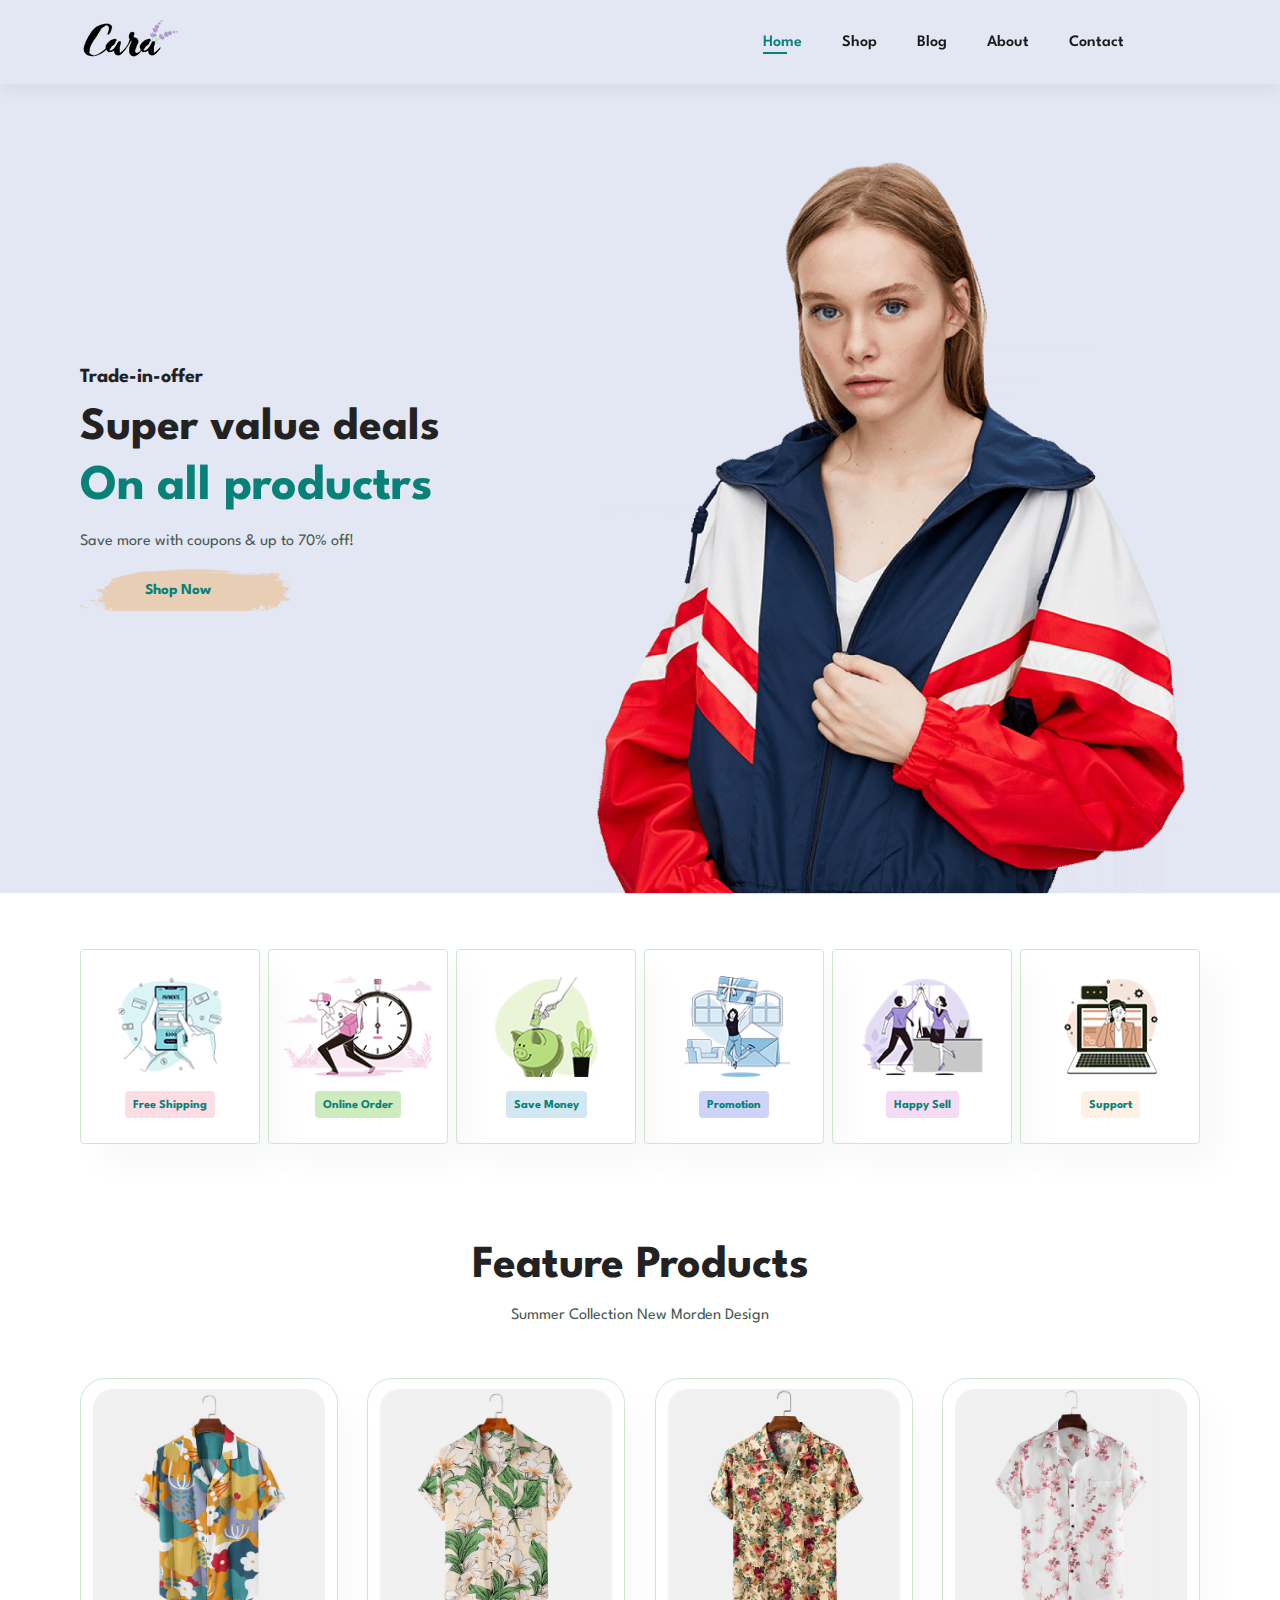
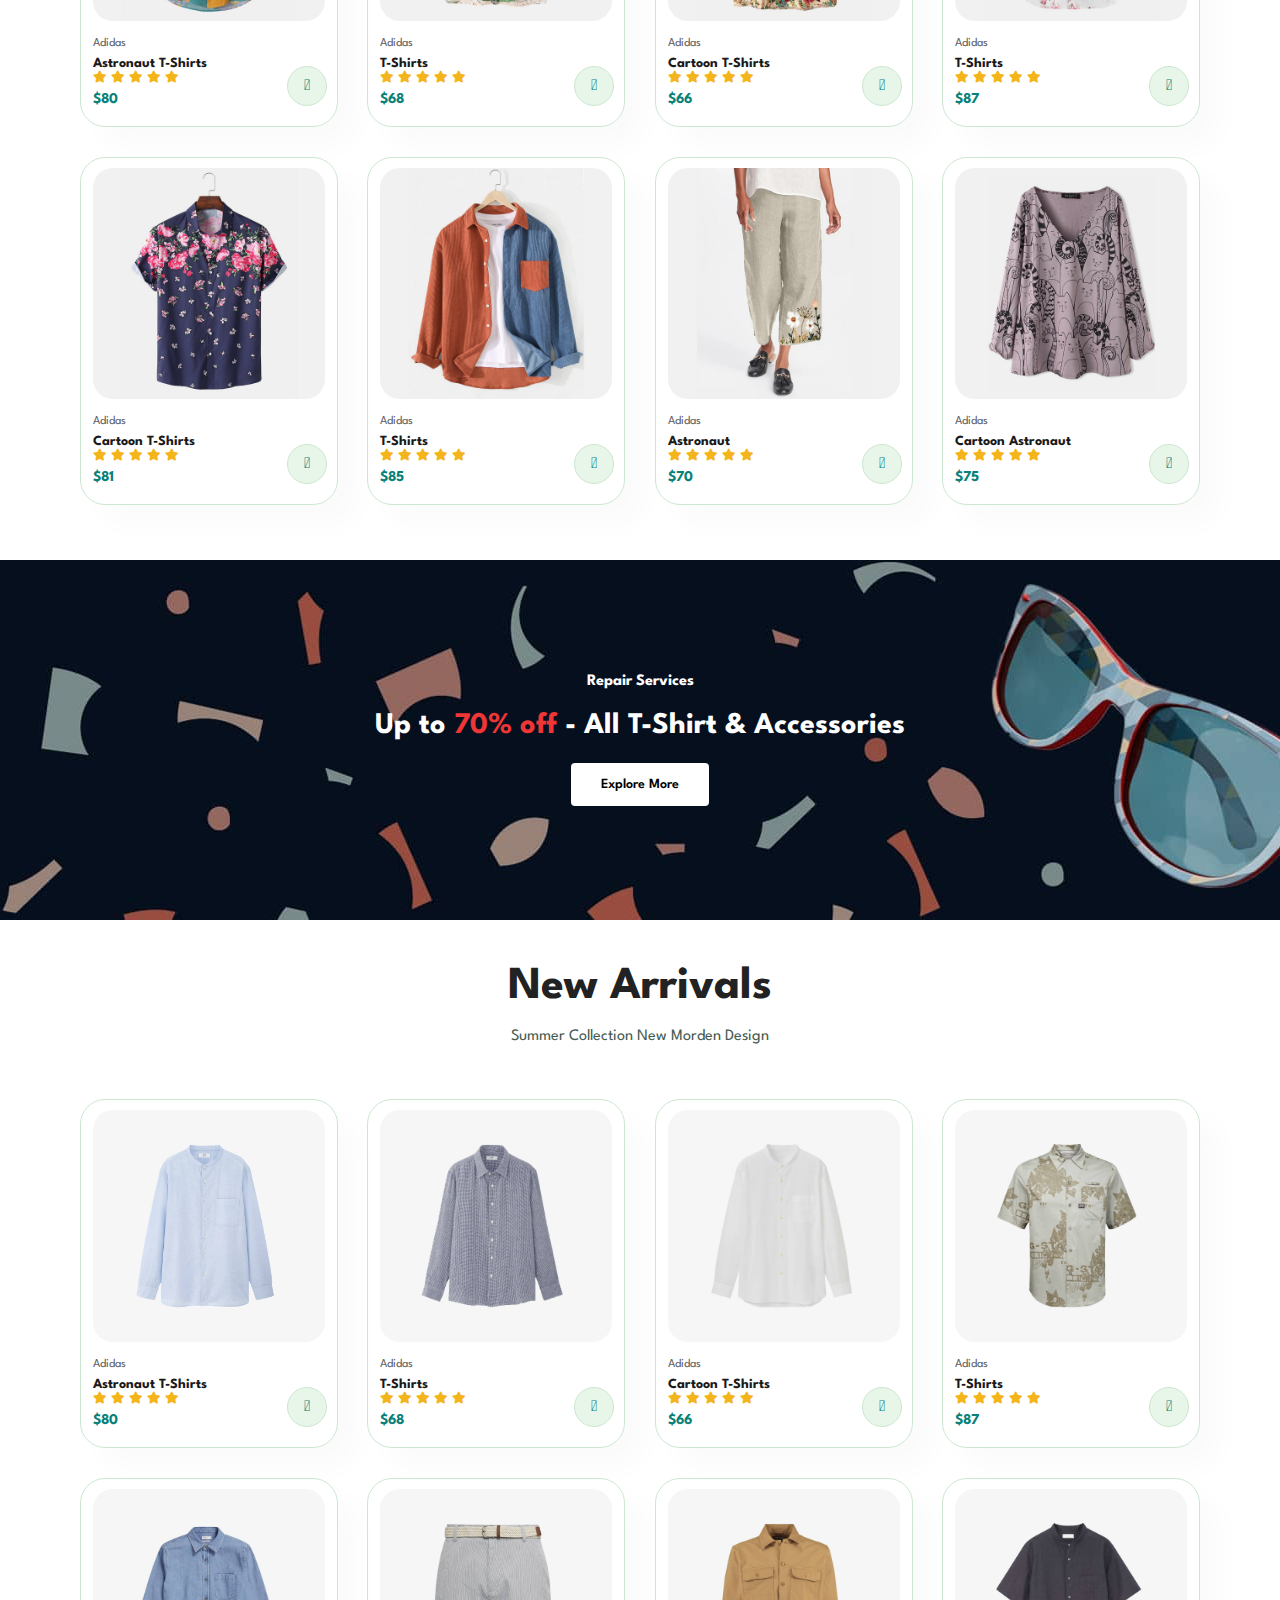
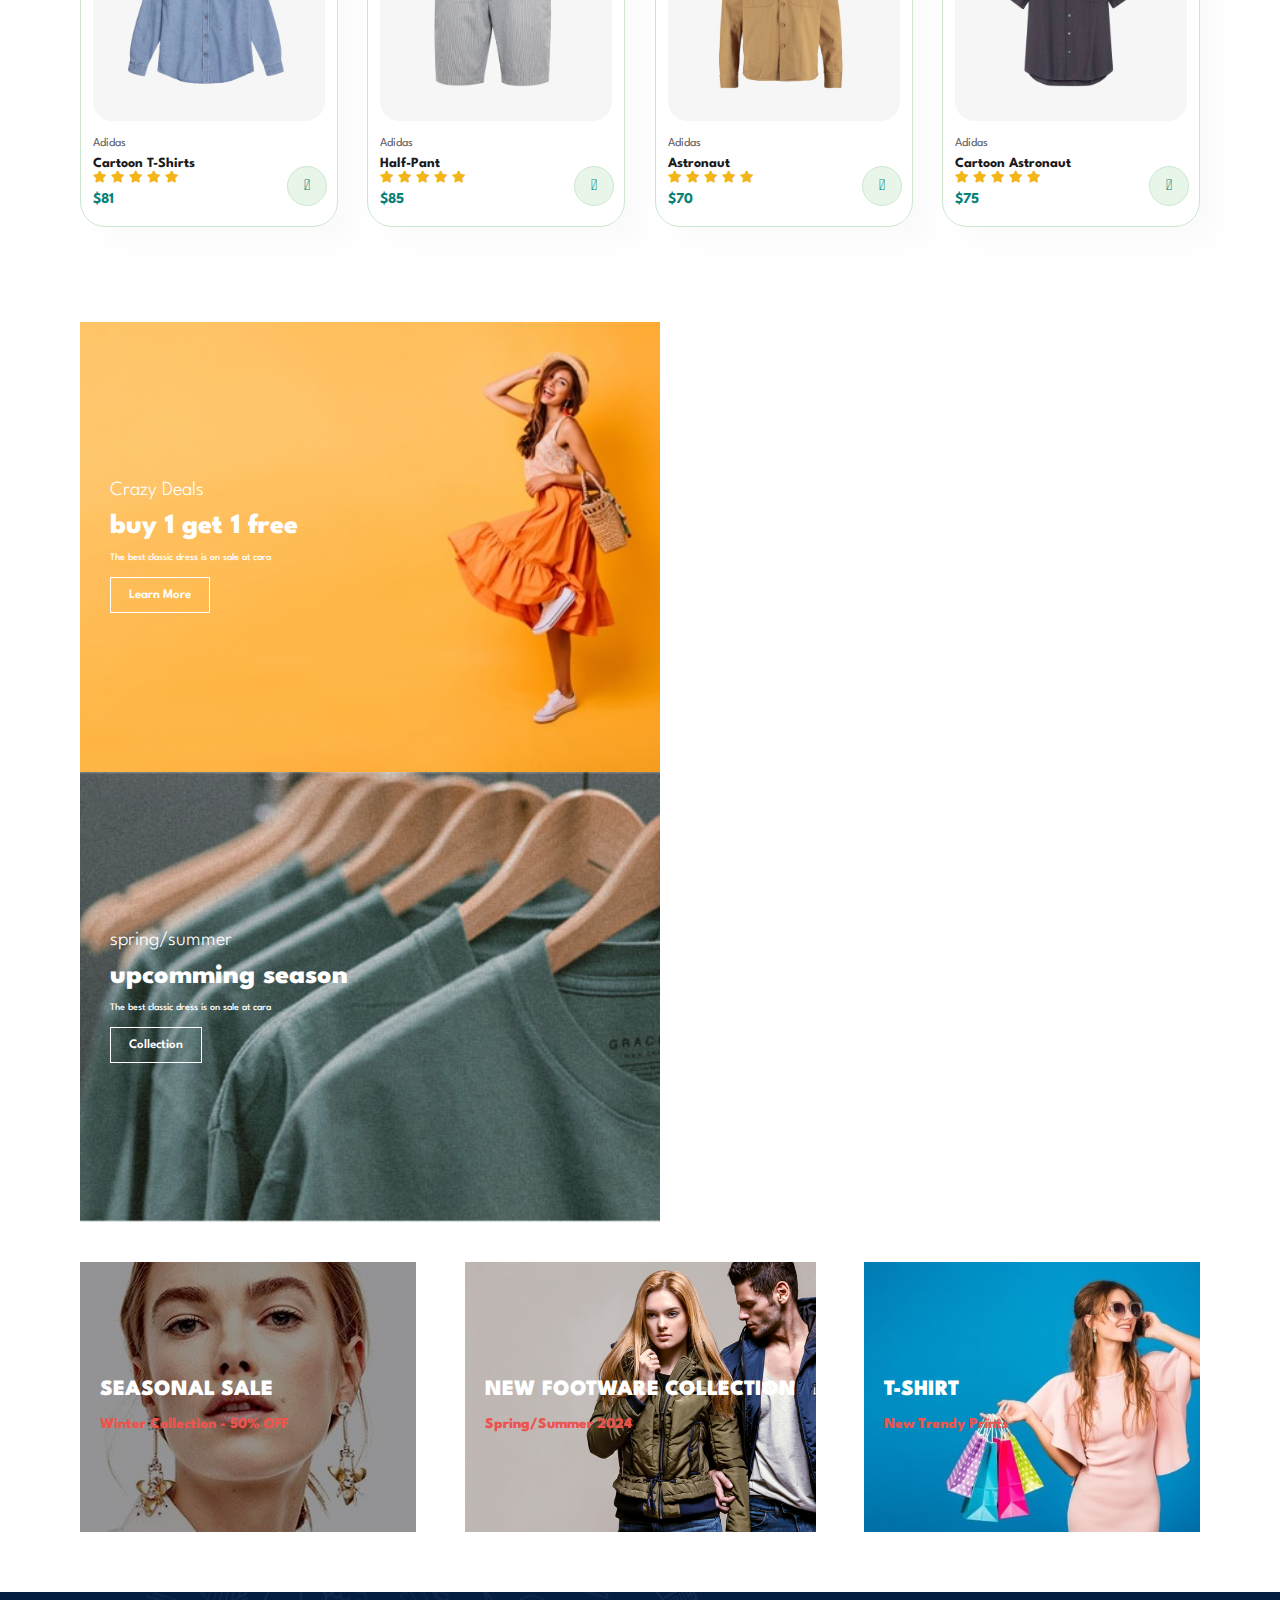
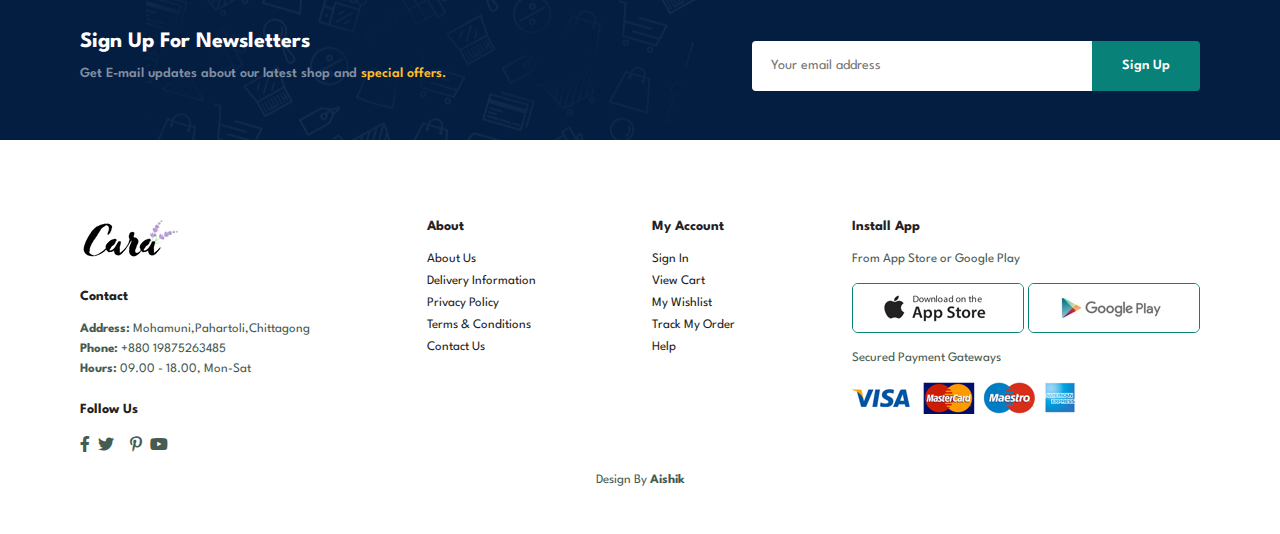
<file: Ecommerce/index.html>
<!DOCTYPE html>
<html lang="en">
<head>
    <meta charset="UTF-8">
    <meta http-equiv="X-UA-Compatible" content="IE=edge">
    <meta name="viewport" content="width=device-width, initial-scale=1.0">
    <title>Ecommerce Website</title>
    <link rel="stylesheet" href="style.css">
    <link rel="stylesheet" href="https://pro.fontawesome.com/releases/v5.10.0/css/all.css" />
</head>
<body>
    <section id="header">
        <a href="#"><img src="img/logo.png" class="logo" alt=""></a>
            <div>
                <ul id="navbar">
                    <li><a class="active" href="index.html">Home</a></li>
                    <li><a href="shop.html">Shop</a></li>
                    <li><a href="blog.html">Blog</a></li>
                    <li><a href="about.html">About</a></li>
                    <li><a href="contact.html">Contact</a></li>
                    <li id="lg-bag"><a href="cart.html"> <i class="far fa-shopping-bag"></i></a></li>
                    <a href="#" id="close"> <i class="far fa-times"></i></a>
                </ul>
            </div>
            <div id="mobile">
          
                <a href="cart.html"> <i class="far fa-shopping-bag"></i></a>
                <i id="bar" class="fas fa-outdent"></i>
            </div>
    </section>

    <section id="hero">
        <h4>Trade-in-offer</h4>
        <h2>Super value deals</h2>
        <h1>On all productrs</h1>
        <p>Save more with coupons & up to 70% off!</p>
        <button>Shop Now</button>

    </section>

    <section id="feature" class="section-p1">
        <div class="fe-box">
            <img src="img/features/f1.png" alt="">
            <h6>Free Shipping</h6>
        </div>
        <div class="fe-box">
            <img src="img/features/f2.png" alt="">
            <h6>Online Order</h6>
        </div>
        <div class="fe-box">
            <img src="img/features/f3.png" alt="">
            <h6>Save Money</h6>
        </div>
        <div class="fe-box">
            <img src="img/features/f4.png" alt="">
            <h6>Promotion</h6>
        </div>
        <div class="fe-box">
            <img src="img/features/f5.png" alt="">
            <h6>Happy Sell</h6>
        </div>
        <div class="fe-box">
            <img src="img/features/f6.png" alt="">
            <h6>Support</h6>
        </div>

    </section>

    <section id="product1" class="section-p1">
        <h2>Feature Products</h2>
        <p> Summer Collection New Morden Design</p>
        <div class="pro-container">
            <div class="pro">
                <img src="img/products/f1.jpg" alt="">
                <div class="des">
                    <span>Adidas</span>
                    <h5> Astronaut T-Shirts</h5>
                    <div class="star">
                        <i class="fas fa-star"></i>
                        <i class="fas fa-star"></i>
                        <i class="fas fa-star"></i>
                        <i class="fas fa-star"></i>
                        <i class="fas fa-star"></i>
                    </div>
                    <h4>$80</h4>
                </div>
                <a href="#"><i class="fal fa-shopping-cart cart"></i></a>
            </div>
            <div class="pro">
                <img src="img/products/f2.jpg" alt="">
                <div class="des">
                    <span>Adidas</span>
                    <h5> T-Shirts</h5>
                    <div class="star">
                        <i class="fas fa-star"></i>
                        <i class="fas fa-star"></i>
                        <i class="fas fa-star"></i>
                        <i class="fas fa-star"></i>
                        <i class="fas fa-star"></i>
                    </div>
                    <h4>$68</h4>
                </div>
                <a href="#"><i class="fal fa-shopping-cart cart"></i></a>
            </div>

            <div class="pro">
                <img src="img/products/f3.jpg" alt="">
                <div class="des">
                    <span>Adidas</span>
                    <h5>Cartoon  T-Shirts</h5>
                    <div class="star">
                        <i class="fas fa-star"></i>
                        <i class="fas fa-star"></i>
                        <i class="fas fa-star"></i>
                        <i class="fas fa-star"></i>
                        <i class="fas fa-star"></i>
                    </div>
                    <h4>$66</h4>
                </div>
                <a href="#"><i class="fal fa-shopping-cart cart"></i></a>
            </div>

            <div class="pro">
                <img src="img/products/f4.jpg" alt="">
                <div class="des">
                    <span>Adidas</span>
                    <h5>T-Shirts</h5>
                    <div class="star">
                        <i class="fas fa-star"></i>
                        <i class="fas fa-star"></i>
                        <i class="fas fa-star"></i>
                        <i class="fas fa-star"></i>
                        <i class="fas fa-star"></i>
                    </div>
                    <h4>$87</h4>
                </div>
                <a href="#"><i class="fal fa-shopping-cart cart"></i></a>
            </div>

            <div class="pro">
                <img src="img/products/f5.jpg" alt="">
                <div class="des">
                    <span>Adidas</span>
                    <h5>Cartoon T-Shirts</h5>
                    <div class="star">
                        <i class="fas fa-star"></i>
                        <i class="fas fa-star"></i>
                        <i class="fas fa-star"></i>
                        <i class="fas fa-star"></i>
                        <i class="fas fa-star"></i>
                    </div>
                    <h4>$81</h4>
                </div>
                <a href="#"><i class="fal fa-shopping-cart cart"></i></a>
            </div>

            <div class="pro">
                <img src="img/products/f6.jpg" alt="">
                <div class="des">
                    <span>Adidas</span>
                    <h5>T-Shirts</h5>
                    <div class="star">
                        <i class="fas fa-star"></i>
                        <i class="fas fa-star"></i>
                        <i class="fas fa-star"></i>
                        <i class="fas fa-star"></i>
                        <i class="fas fa-star"></i>
                    </div>
                    <h4>$85</h4>
                </div>
                <a href="#"><i class="fal fa-shopping-cart cart"></i></a>
            </div>

            <div class="pro">
                <img src="img/products/f7.jpg" alt="">
                <div class="des">
                    <span>Adidas</span>
                    <h5> Astronaut </h5>
                    <div class="star">
                        <i class="fas fa-star"></i>
                        <i class="fas fa-star"></i>
                        <i class="fas fa-star"></i>
                        <i class="fas fa-star"></i>
                        <i class="fas fa-star"></i>
                    </div>
                    <h4>$70</h4>
                </div>
                <a href="#"><i class="fal fa-shopping-cart cart"></i></a>
            </div>

            <div class="pro">
                <img src="img/products/f8.jpg" alt="">
                <div class="des">
                    <span>Adidas</span>
                    <h5>Cartoon Astronaut </h5>
                    <div class="star">
                        <i class="fas fa-star"></i>
                        <i class="fas fa-star"></i>
                        <i class="fas fa-star"></i>
                        <i class="fas fa-star"></i>
                        <i class="fas fa-star"></i>
                    </div>
                    <h4>$75</h4>
                </div>
                <a href="#"><i class="fal fa-shopping-cart cart"></i></a>
            </div>

        </div>
    </section>

    <section id="banner" class=".section-m1">
        <h4>Repair Services </h4>
        <h2>Up to <span>70% off</span> - All T-Shirt & Accessories </h2>
        <button class="normal">Explore More</button>

        

    </section>

    <section id="product1" class="section-p1">
        <h2>New Arrivals</h2>
        <p> Summer Collection New Morden Design</p>
        <div class="pro-container">
            <div class="pro">
                <img src="img/products/n1.jpg" alt="">
                <div class="des">
                    <span>Adidas</span>
                    <h5> Astronaut T-Shirts</h5>
                    <div class="star">
                        <i class="fas fa-star"></i>
                        <i class="fas fa-star"></i>
                        <i class="fas fa-star"></i>
                        <i class="fas fa-star"></i>
                        <i class="fas fa-star"></i>
                    </div>
                    <h4>$80</h4>
                </div>
                <a href="#"><i class="fal fa-shopping-cart cart"></i></a>
            </div>
            <div class="pro">
                <img src="img/products/n2.jpg" alt="">
                <div class="des">
                    <span>Adidas</span>
                    <h5> T-Shirts</h5>
                    <div class="star">
                        <i class="fas fa-star"></i>
                        <i class="fas fa-star"></i>
                        <i class="fas fa-star"></i>
                        <i class="fas fa-star"></i>
                        <i class="fas fa-star"></i>
                    </div>
                    <h4>$68</h4>
                </div>
                <a href="#"><i class="fal fa-shopping-cart cart"></i></a>
            </div>

            <div class="pro">
                <img src="img/products/n3.jpg" alt="">
                <div class="des">
                    <span>Adidas</span>
                    <h5>Cartoon  T-Shirts</h5>
                    <div class="star">
                        <i class="fas fa-star"></i>
                        <i class="fas fa-star"></i>
                        <i class="fas fa-star"></i>
                        <i class="fas fa-star"></i>
                        <i class="fas fa-star"></i>
                    </div>
                    <h4>$66</h4>
                </div>
                <a href="#"><i class="fal fa-shopping-cart cart"></i></a>
            </div>

            <div class="pro">
                <img src="img/products/n4.jpg" alt="">
                <div class="des">
                    <span>Adidas</span>
                    <h5>T-Shirts</h5>
                    <div class="star">
                        <i class="fas fa-star"></i>
                        <i class="fas fa-star"></i>
                        <i class="fas fa-star"></i>
                        <i class="fas fa-star"></i>
                        <i class="fas fa-star"></i>
                    </div>
                    <h4>$87</h4>
                </div>
                <a href="#"><i class="fal fa-shopping-cart cart"></i></a>
            </div>

            <div class="pro">
                <img src="img/products/n5.jpg" alt="">
                <div class="des">
                    <span>Adidas</span>
                    <h5>Cartoon T-Shirts</h5>
                    <div class="star">
                        <i class="fas fa-star"></i>
                        <i class="fas fa-star"></i>
                        <i class="fas fa-star"></i>
                        <i class="fas fa-star"></i>
                        <i class="fas fa-star"></i>
                    </div>
                    <h4>$81</h4>
                </div>
                <a href="#"><i class="fal fa-shopping-cart cart"></i></a>
            </div>

            <div class="pro">
                <img src="img/products/n6.jpg" alt="">
                <div class="des">
                    <span>Adidas</span>
                    <h5>Half-Pant</h5>
                    <div class="star">
                        <i class="fas fa-star"></i>
                        <i class="fas fa-star"></i>
                        <i class="fas fa-star"></i>
                        <i class="fas fa-star"></i>
                        <i class="fas fa-star"></i>
                    </div>
                    <h4>$85</h4>
                </div>
                <a href="#"><i class="fal fa-shopping-cart cart"></i></a>
            </div>

            <div class="pro">
                <img src="img/products/n7.jpg" alt="">
                <div class="des">
                    <span>Adidas</span>
                    <h5> Astronaut </h5>
                    <div class="star">
                        <i class="fas fa-star"></i>
                        <i class="fas fa-star"></i>
                        <i class="fas fa-star"></i>
                        <i class="fas fa-star"></i>
                        <i class="fas fa-star"></i>
                    </div>
                    <h4>$70</h4>
                </div>
                <a href="#"><i class="fal fa-shopping-cart cart"></i></a>
            </div>

            <div class="pro">
                <img src="img/products/n8.jpg" alt="">
                <div class="des">
                    <span>Adidas</span>
                    <h5>Cartoon Astronaut </h5>
                    <div class="star">
                        <i class="fas fa-star"></i>
                        <i class="fas fa-star"></i>
                        <i class="fas fa-star"></i>
                        <i class="fas fa-star"></i>
                        <i class="fas fa-star"></i>
                    </div>
                    <h4>$75</h4>
                </div>
                <a href="#"><i class="fal fa-shopping-cart cart"></i></a>
            </div>

        </div>
    </section>

    <section id="sm-banner" class="section-p1">
        <div class="banner-box">
            <h4>Crazy Deals</h4>
            <h2>buy 1 get 1 free</h2>
            <span>The best classic dress is on sale at cara</span>
            <button class="white">Learn More</button>
        </div>

        <div class="banner-box banner-box2">
            <h4>spring/summer</h4>
            <h2>upcomming season</h2>
            <span>The best classic dress is on sale at cara</span>
            <button class="white">Collection</button>
        </div>

    </section>

    <section id="banner3">
        <div class="banner-box">
            <h2>SEASONAL SALE</h2>
            <H3> Winter Collection - 50% OFF</H3>    
        </div>

        <div class="banner-box banner-box2">
            <h2>NEW FOOTWARE COLLECTION</h2>
            <H3> Spring/Summer 2024</H3>    
        </div>

        <div class="banner-box banner-box3">
            <h2>T-SHIRT</h2>
            <H3> New Trendy Prints</H3>    
        </div>
    </section>

    <section id="newsletter" class="section-p1 section-m1" >
        <div class="newstext">
            <h4> Sign Up For Newsletters </h4>
            <p>Get E-mail updates about our latest shop and  <span>special  offers.</span>
            </p>
        </div>

        <div class="form">
            <input type="text" placeholder="Your email address">
            <button class="normal"> Sign Up</button>
        </div>
    </section>

    <footer class="section-p1">
        <div class="col">
            <img class="logo"  src="img/logo.png" alt="">
            <h4>Contact</h4>
            <p><strong>Address:</strong> Mohamuni,Pahartoli,Chittagong</p>
            <p><strong>Phone:</strong> +880 19875263485</p>
            <p><strong>Hours:</strong> 09.00 - 18.00, Mon-Sat</p>
            <div class="follow">
                <h4>Follow Us</h4>
                <div class="icon">
                    <i class="fab fa-facebook-f"></i>
                    <i class="fab fa-twitter"></i>
                    <i class="fab fa-instragram"></i>
                    <i class="fab fa-pinterest-p"></i>
                    <i class="fab fa-youtube"></i>
                </div>
            </div>
        </div>

        <div class="col">
            <h4>About</h4>
            <a href="#">About Us</a>
            <a href="#">Delivery Information</a>
            <a href="#">Privacy Policy</a>
            <a href="#">Terms & Conditions</a>
            <a href="#">Contact Us</a>

        </div>

        <div class="col">
            <h4>My Account</h4>
            <a href="#">Sign In</a>
            <a href="#">View Cart</a>
            <a href="#">My Wishlist</a>
            <a href="#">Track My Order</a>
            <a href="#">Help</a>
        </div>

        <div class="col install">
            <h4>Install App</h4>
            <p>From App Store or Google Play</p>
            <div class="row">
                <img src="img/pay/app.jpg" alt="">
                <img src="img/pay/play.jpg" alt="">
            </div>
            <p>Secured Payment Gateways</p>
            <img src="img/pay/pay.png" alt="">
        </div>

        <div class="copyright">
            <p> Design By  <strong>Aishik</strong> </p>
        </div>

    </footer>


  

    <script src="script.js"></script>
</body>
</html>
</file>
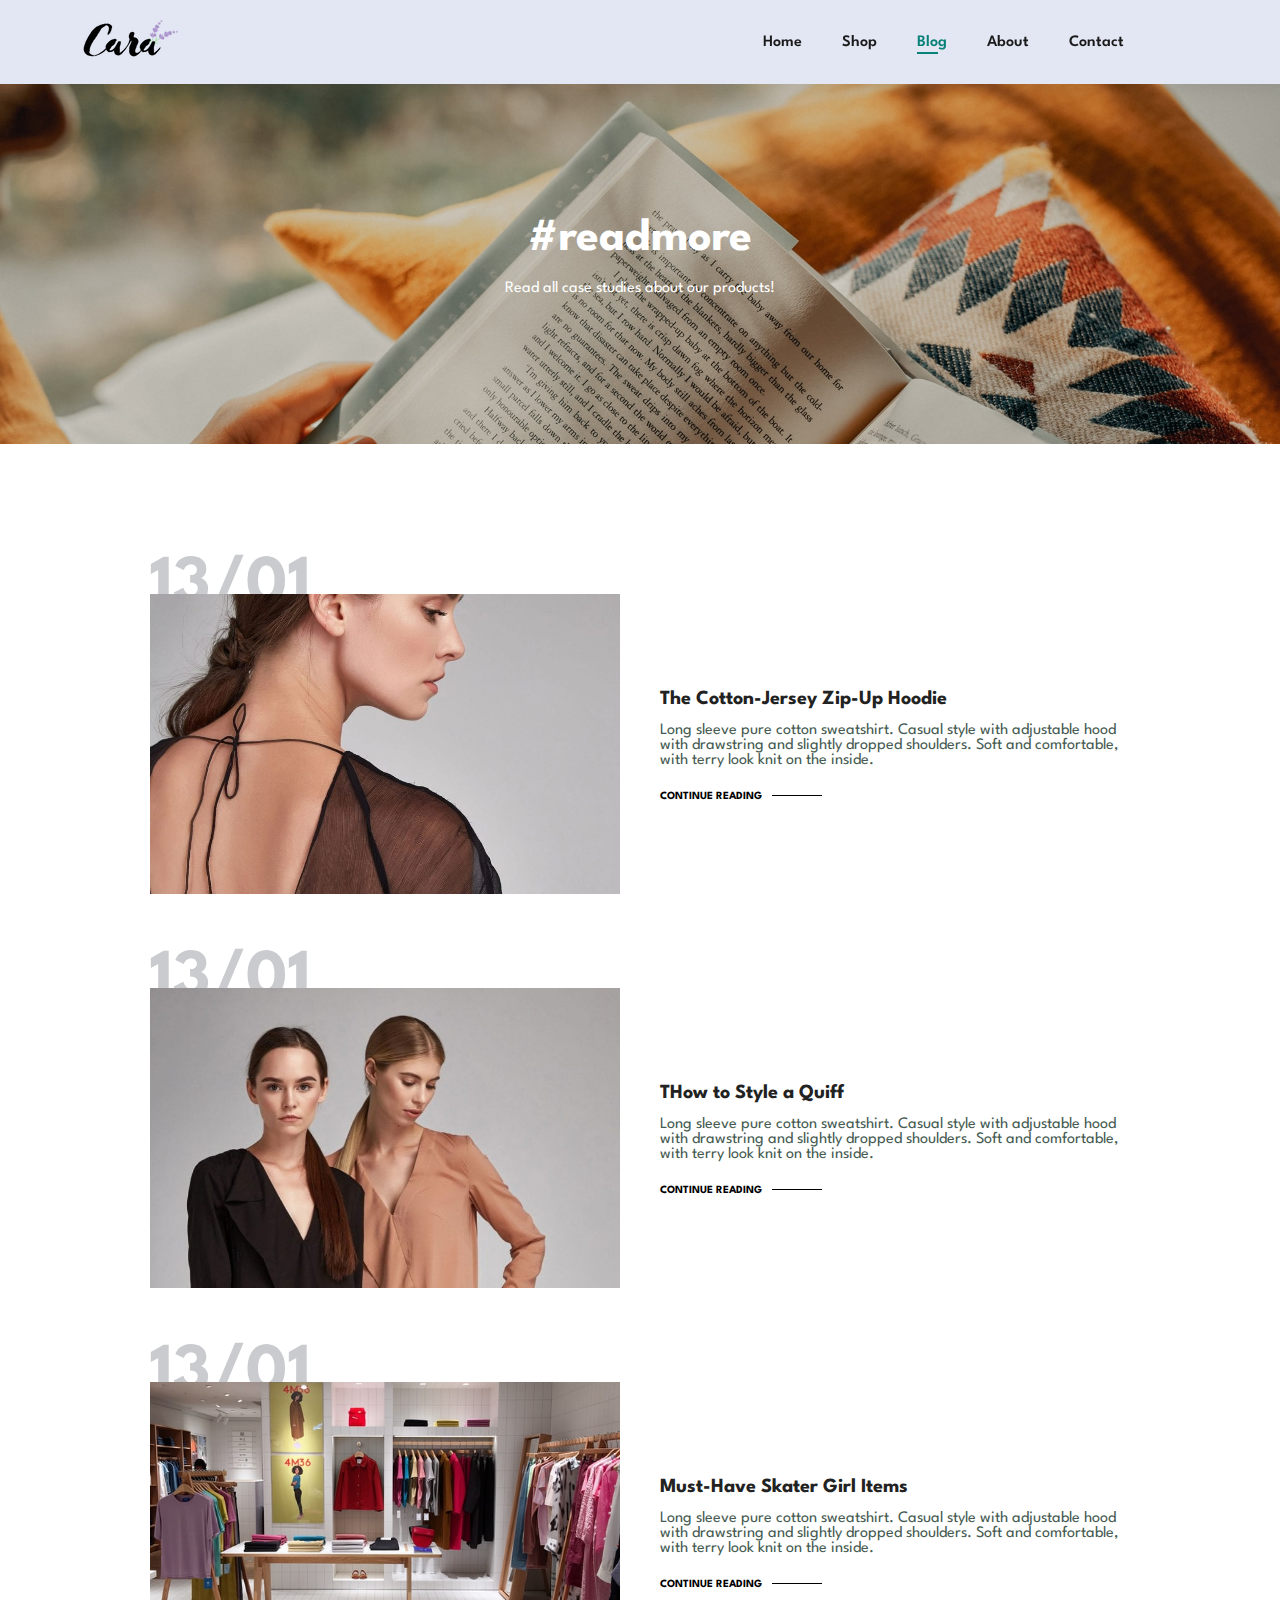
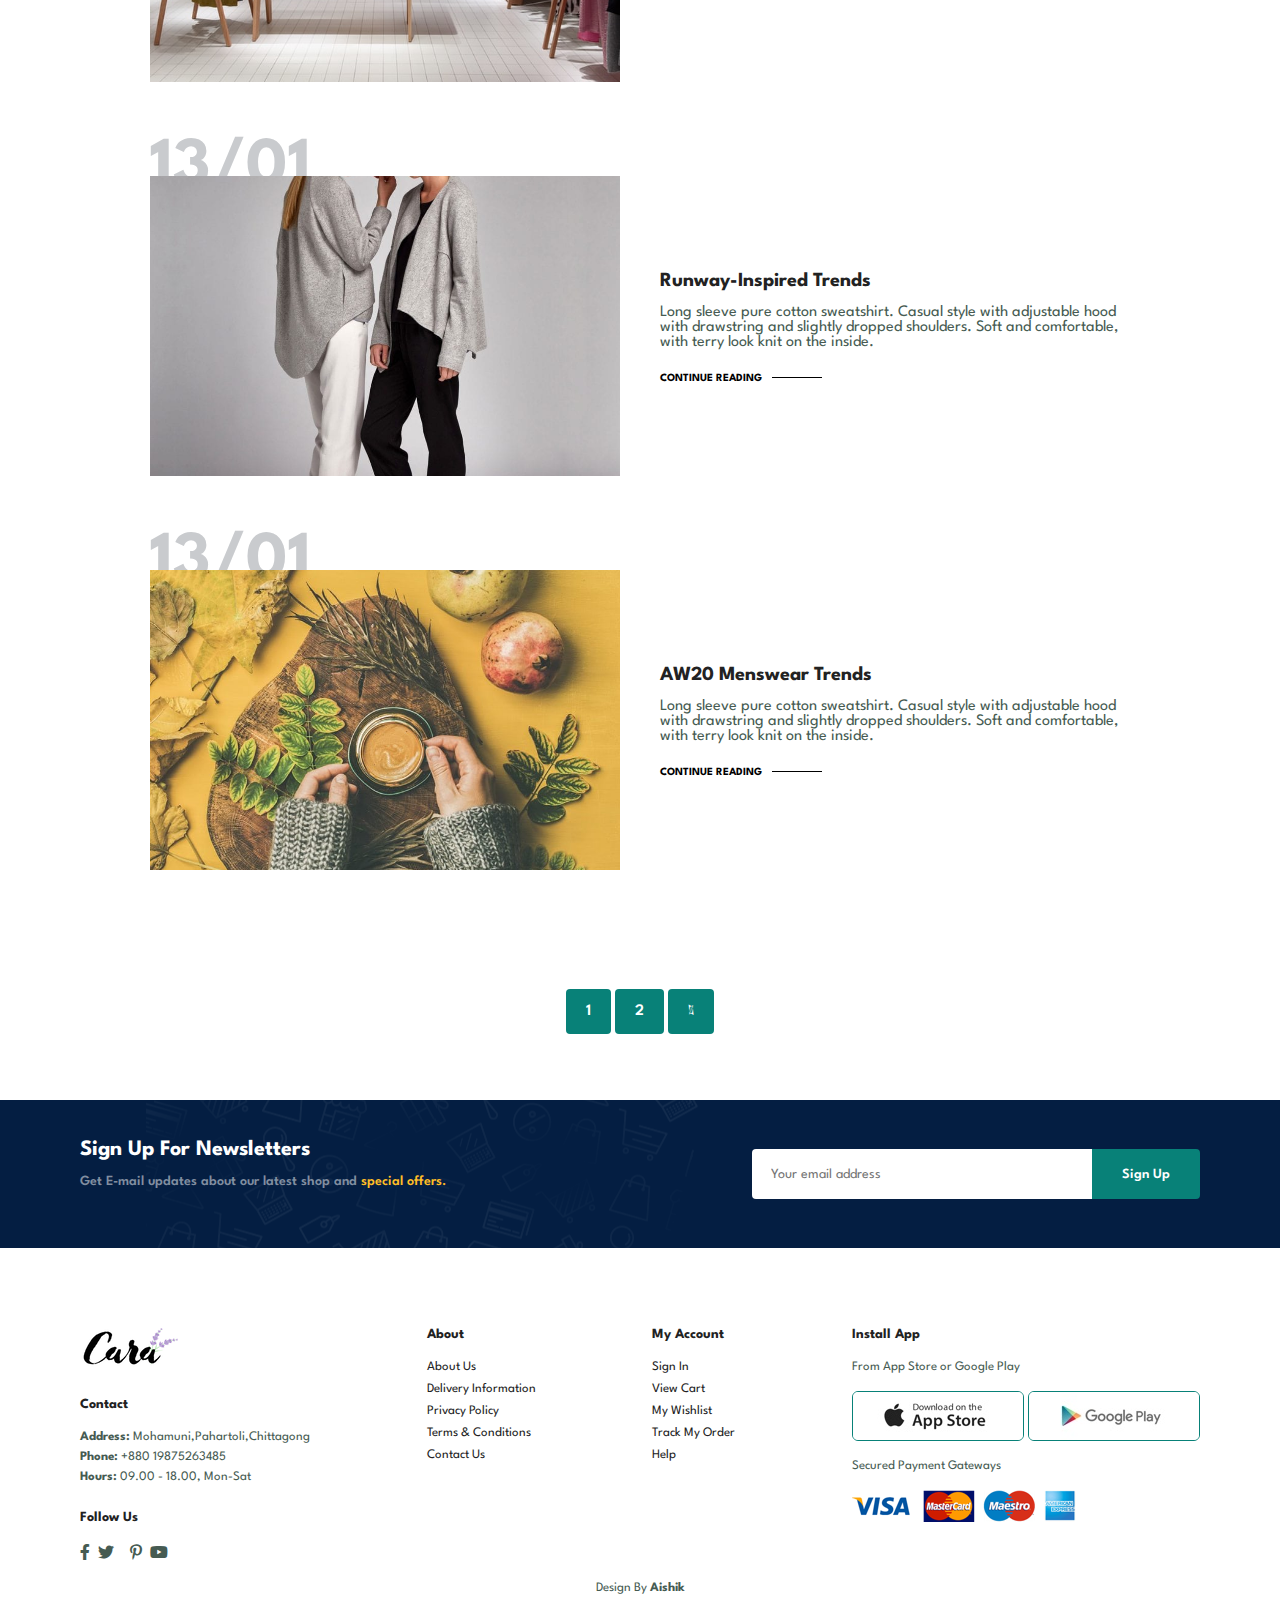
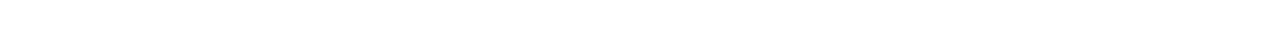
<file: Ecommerce/blog.html>
<!DOCTYPE html>
<html lang="en">
<head>
    <meta charset="UTF-8">
    <meta http-equiv="X-UA-Compatible" content="IE=edge">
    <meta name="viewport" content="width=device-width, initial-scale=1.0">
    <title>Ecommerce Website</title>
    <link rel="stylesheet" href="style.css">
    <link rel="stylesheet" href="https://pro.fontawesome.com/releases/v5.10.0/css/all.css" />
</head>
<body>
    <section id="header">
        <a href="#"><img src="img/logo.png" class="logo" alt=""></a>
            <div>
                <ul id="navbar">
                    <li><a  href="index.html">Home</a></li>
                    <li><a  href="shop.html">Shop</a></li>
                    <li><a class="active"  href="blog.html">Blog</a></li>
                    <li><a href="about.html">About</a></li>
                    <li><a href="contact.html">Contact</a></li>
                    <li id="lg-bag"><a href="cart.html"> <i class="far fa-shopping-bag"></i></a></li>
                    <a href="#" id="close"> <i class="far fa-times"></i></a>
                </ul>
            </div>
            <div id="mobile">
          
                <a href="cart.html"> <i class="far fa-shopping-bag"></i></a>
                <i id="bar" class="fas fa-outdent"></i>
            </div>
    </section>

    <section id="page-header" class="blog-header">
        <h2>#readmore</h2>
        <p>Read all case studies about our products!</p>
       

    </section>

    <section id="blog">
        <div class="blog-box">
            <div class="blog-img">
                <img src="img/blog/b1.jpg" alt="">
            </div>
            <div class="blog-details">
                <h4>The Cotton-Jersey Zip-Up Hoodie</h4>
                <p>Long sleeve pure cotton sweatshirt. Casual style with adjustable hood with drawstring 
                and slightly dropped shoulders. Soft and comfortable, with terry look knit on the inside.
            </p>
            <a href="#">CONTINUE READING</a>
            </div>
            <H1>13/01</H1>
        </div>

        <div class="blog-box">
            <div class="blog-img">
                <img src="img/blog/b2.jpg" alt="">
            </div>
            <div class="blog-details">
                <h4>THow to Style a Quiff </h4>
                <p>Long sleeve pure cotton sweatshirt. Casual style with adjustable hood with drawstring 
                and slightly dropped shoulders. Soft and comfortable, with terry look knit on the inside.
            </p>
            <a href="#">CONTINUE READING</a>
            </div>
            <H1>13/01</H1>
        </div>

        <div class="blog-box">
            <div class="blog-img">
                <img src="img/blog/b3.jpg" alt="">
            </div>
            <div class="blog-details">
                <h4>Must-Have Skater Girl Items</h4>
                <p>Long sleeve pure cotton sweatshirt. Casual style with adjustable hood with drawstring 
                and slightly dropped shoulders. Soft and comfortable, with terry look knit on the inside.
            </p>
            <a href="#">CONTINUE READING</a>
            </div>
            <H1>13/01</H1>
        </div>

        <div class="blog-box">
            <div class="blog-img">
                <img src="img/blog/b4.jpg" alt="">
            </div>
            <div class="blog-details">
                <h4>Runway-Inspired Trends</h4>
                <p>Long sleeve pure cotton sweatshirt. Casual style with adjustable hood with drawstring 
                and slightly dropped shoulders. Soft and comfortable, with terry look knit on the inside.
            </p>
            <a href="#">CONTINUE READING</a>
            </div>
            <H1>13/01</H1>
        </div>

        <div class="blog-box">
            <div class="blog-img">
                <img src="img/blog/b6.jpg" alt="">
            </div>
            <div class="blog-details">
                <h4>AW20 Menswear Trends</h4>
                <p>Long sleeve pure cotton sweatshirt. Casual style with adjustable hood with drawstring 
                and slightly dropped shoulders. Soft and comfortable, with terry look knit on the inside.
            </p>
            <a href="#">CONTINUE READING</a>
            </div>
            <H1>13/01</H1>
        </div>
    </section>



    <section id="pagination" class="section-p1">
        <a href="#">1</a>
        <a href="#">2</a>
        <a href="#"><i class="fal fa-long-arrow-alt-right"></i></a>

    </section>

    <section id="newsletter" class="section-p1 section-m1" >
        <div class="newstext">
            <h4> Sign Up For Newsletters </h4>
            <p>Get E-mail updates about our latest shop and  <span>special  offers.</span>
            </p>
        </div>

        <div class="form">
            <input type="text" placeholder="Your email address">
            <button class="normal"> Sign Up</button>
        </div>
    </section>

    <footer class="section-p1">
        <div class="col">
            <img class="logo"  src="img/logo.png" alt="">
            <h4>Contact</h4>
            <p><strong>Address:</strong> Mohamuni,Pahartoli,Chittagong</p>
            <p><strong>Phone:</strong> +880 19875263485</p>
            <p><strong>Hours:</strong> 09.00 - 18.00, Mon-Sat</p>
            <div class="follow">
                <h4>Follow Us</h4>
                <div class="icon">
                    <i class="fab fa-facebook-f"></i>
                    <i class="fab fa-twitter"></i>
                    <i class="fab fa-instragram"></i>
                    <i class="fab fa-pinterest-p"></i>
                    <i class="fab fa-youtube"></i>
                </div>
            </div>
        </div>

        <div class="col">
            <h4>About</h4>
            <a href="#">About Us</a>
            <a href="#">Delivery Information</a>
            <a href="#">Privacy Policy</a>
            <a href="#">Terms & Conditions</a>
            <a href="#">Contact Us</a>

        </div>

        <div class="col">
            <h4>My Account</h4>
            <a href="#">Sign In</a>
            <a href="#">View Cart</a>
            <a href="#">My Wishlist</a>
            <a href="#">Track My Order</a>
            <a href="#">Help</a>
        </div>

        <div class="col install">
            <h4>Install App</h4>
            <p>From App Store or Google Play</p>
            <div class="row">
                <img src="img/pay/app.jpg" alt="">
                <img src="img/pay/play.jpg" alt="">
            </div>
            <p>Secured Payment Gateways</p>
            <img src="img/pay/pay.png" alt="">
        </div>

        <div class="copyright">
            <p> Design By  <strong>Aishik</strong> </p>
        </div>

    </footer>


  

    <script src="script.js"></script>
</body>
</html>
</file>
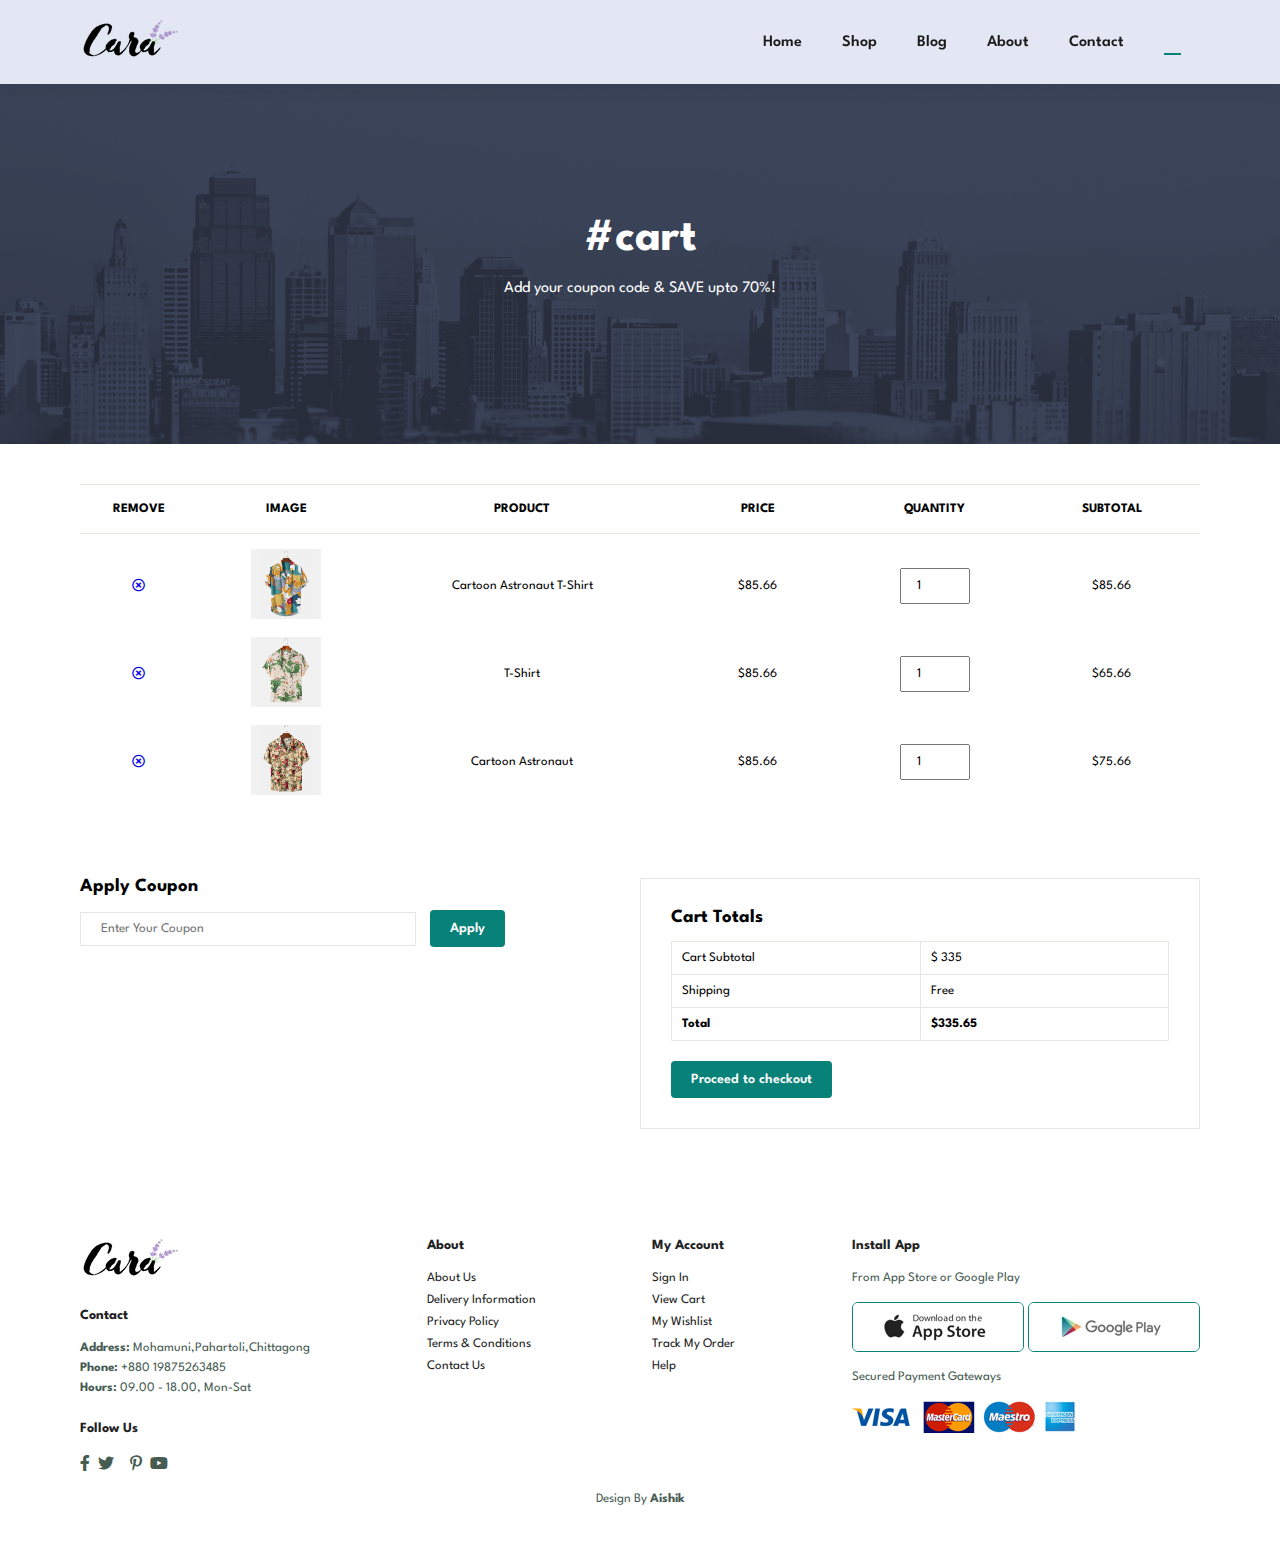
<file: Ecommerce/cart.html>
<!DOCTYPE html>
<html lang="en">
<head>
    <meta charset="UTF-8">
    <meta http-equiv="X-UA-Compatible" content="IE=edge">
    <meta name="viewport" content="width=device-width, initial-scale=1.0">
    <title>Ecommerce Website</title>
    <link rel="stylesheet" href="style.css">
    <link rel="stylesheet" href="https://pro.fontawesome.com/releases/v5.10.0/css/all.css" />
</head>
<body>
    <section id="header">
        <a href="#"><img src="img/logo.png" class="logo" alt=""></a>
            <div>
                <ul id="navbar">
                    <li><a  href="index.html">Home</a></li>
                    <li><a  href="shop.html">Shop</a></li>
                    <li><a  href="blog.html">Blog</a></li>
                    <li><a  href="about.html">About</a></li>
                    <li><a  href="contact.html">Contact</a></li>
                    <li id="lg-bag"><a class="active" href="cart.html"> <i class="far fa-shopping-bag"></i></a></li>
                    <a href="#" id="close"> <i class="far fa-times"></i></a>
                </ul>
            </div>
            <div id="mobile">
          
                <a href="cart.html"> <i class="far fa-shopping-bag"></i></a>
                <i id="bar" class="fas fa-outdent"></i>
            </div>
    </section>

    <section id="page-header" class="about-header">
        <h2>#cart</h2>
        <p>Add your coupon code & SAVE upto 70%!</p>
    </section>

    <section id="cart" class="section-p1">
        <table width="100%">
            <thead>
                <tr>
                    <td>Remove</td>
                    <td>Image</td>
                    <td>Product</td>
                    <td>Price</td>
                    <td>Quantity</td>
                    <td>Subtotal</td>
                </tr>
            </thead>
            <tbody>
                <tr>
                    <td><a href="#"><i class="far fa-times-circle"></i></a></td>
                    <td><img src="img/products/f1.jpg" alt=""></td>
                    <td>Cartoon Astronaut T-Shirt</td>
                    <td>$85.66</td>
                    <td><input type="number" value="1"></td>
                    <td>$85.66</td>
                </tr>

                <tr>
                    <td><a href="#"><i class="far fa-times-circle"></i></a></td>
                    <td><img src="img/products/f2.jpg" alt=""></td>
                    <td>T-Shirt</td>
                    <td>$85.66</td>
                    <td><input type="number" value="1"></td>
                    <td>$65.66</td>
                </tr>

                <tr>
                    <td><a href="#"><i class="far fa-times-circle"></i></a></td>
                    <td><img src="img/products/f3.jpg" alt=""></td>
                    <td>Cartoon Astronaut </td>
                    <td>$85.66</td>
                    <td><input type="number" value="1"></td>
                    <td>$75.66</td>
                </tr>


            </tbody>
        </table>
    </section>

    <section id="cart-add" class="section-p1">
        <div id="coupon">
            <h3>Apply Coupon</h3>
            <div>
                <input type="text" placeholder="Enter Your Coupon">
                <button class="normal">Apply</button>
            </div>
        </div>

        <div id="subtotal">
            <h3>Cart Totals</h3>
            <table>
                <tr>
                    <td> Cart Subtotal</td>
                    <td>$ 335</td>
                </tr>
                <tr>
                    <td>Shipping</td>
                    <td>Free</td>
                </tr>
                <tr>
                    <td><strong>Total</strong></td>
                    <td><strong>$335.65</strong></td>
                </tr>
            </table>
            <button class="normal">Proceed to checkout</button>
        </div>
    </section>


    <footer class="section-p1">
        <div class="col">
            <img class="logo"  src="img/logo.png" alt="">
            <h4>Contact</h4>
            <p><strong>Address:</strong> Mohamuni,Pahartoli,Chittagong</p>
            <p><strong>Phone:</strong> +880 19875263485</p>
            <p><strong>Hours:</strong> 09.00 - 18.00, Mon-Sat</p>
            <div class="follow">
                <h4>Follow Us</h4>
                <div class="icon">
                    <i class="fab fa-facebook-f"></i>
                    <i class="fab fa-twitter"></i>
                    <i class="fab fa-instragram"></i>
                    <i class="fab fa-pinterest-p"></i>
                    <i class="fab fa-youtube"></i>
                </div>
            </div>
        </div>

        <div class="col">
            <h4>About</h4>
            <a href="#">About Us</a>
            <a href="#">Delivery Information</a>
            <a href="#">Privacy Policy</a>
            <a href="#">Terms & Conditions</a>
            <a href="#">Contact Us</a>

        </div>

        <div class="col">
            <h4>My Account</h4>
            <a href="#">Sign In</a>
            <a href="#">View Cart</a>
            <a href="#">My Wishlist</a>
            <a href="#">Track My Order</a>
            <a href="#">Help</a>
        </div>

        <div class="col install">
            <h4>Install App</h4>
            <p>From App Store or Google Play</p>
            <div class="row">
                <img src="img/pay/app.jpg" alt="">
                <img src="img/pay/play.jpg" alt="">
            </div>
            <p>Secured Payment Gateways</p>
            <img src="img/pay/pay.png" alt="">
        </div>

        <div class="copyright">
            <p> Design By  <strong>Aishik</strong> </p>
        </div>

    </footer>


  

    <script src="script.js"></script>
</body>
</html>
</file>
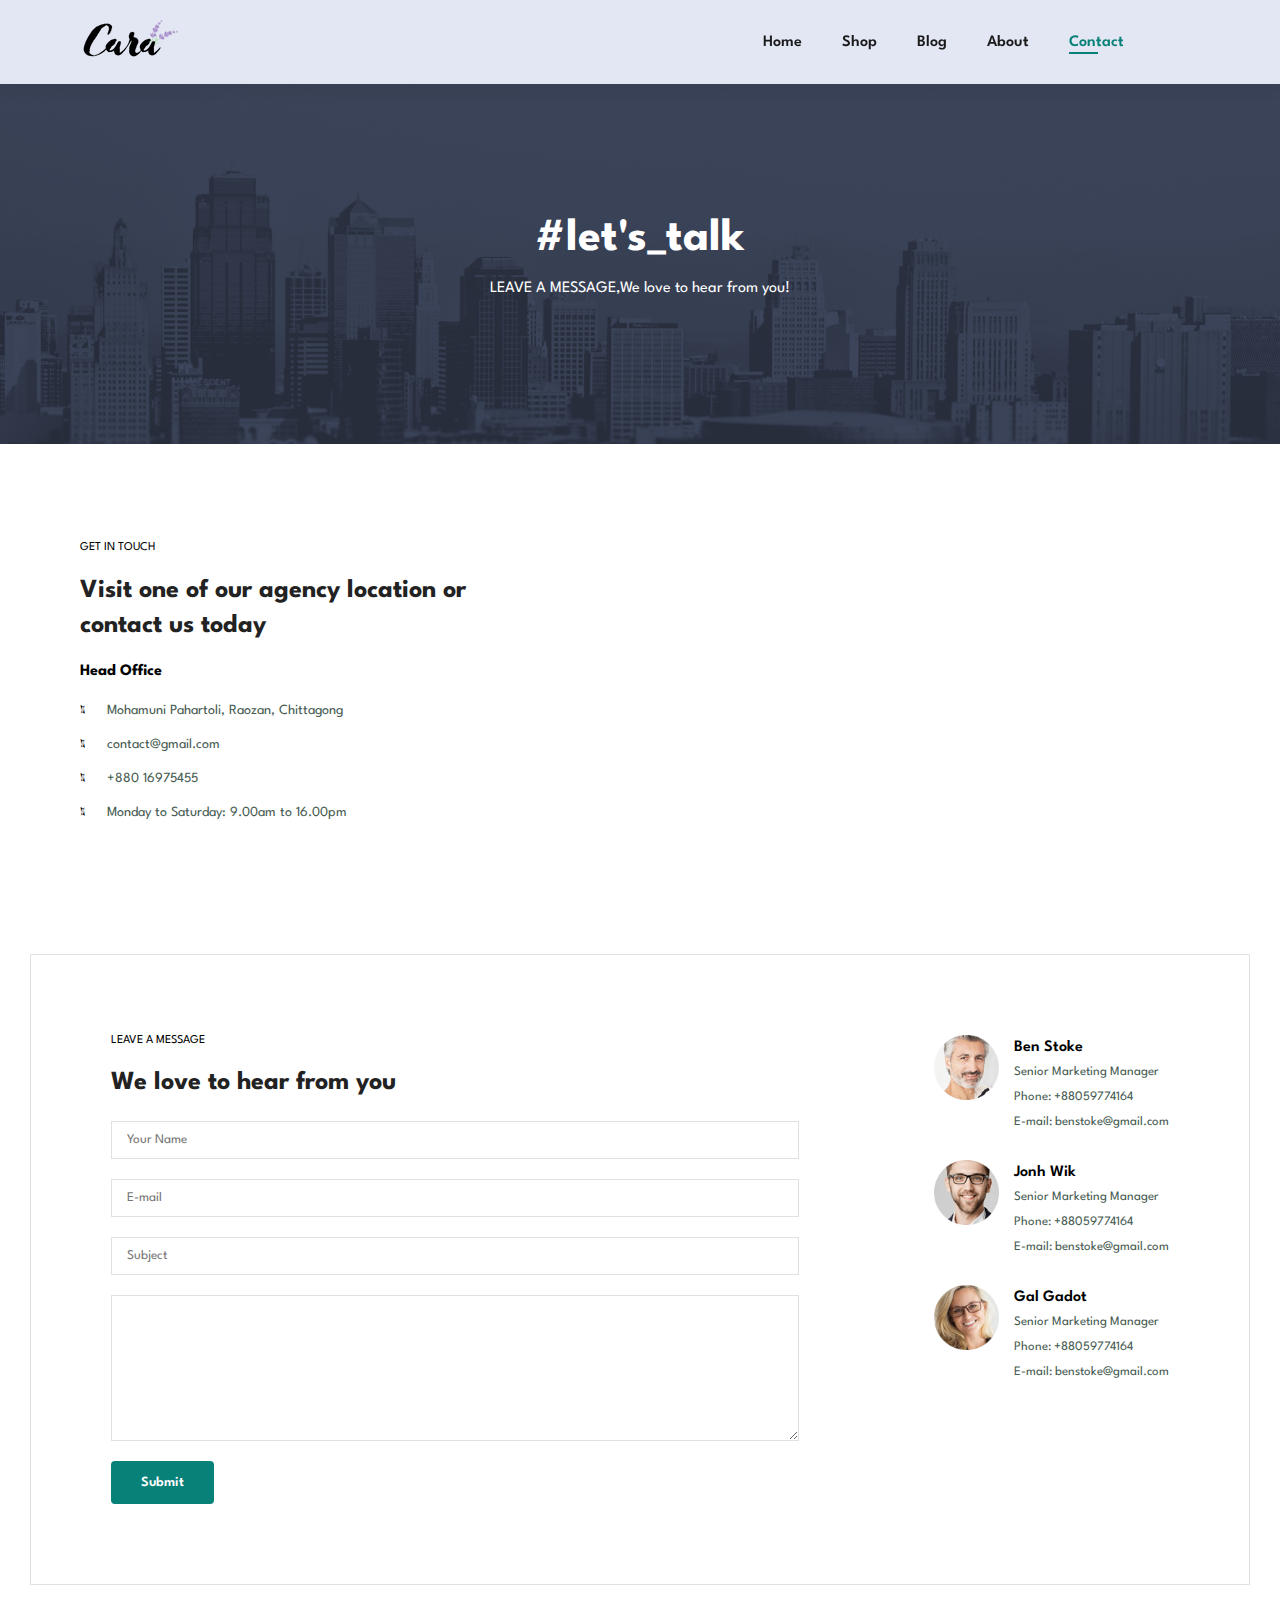
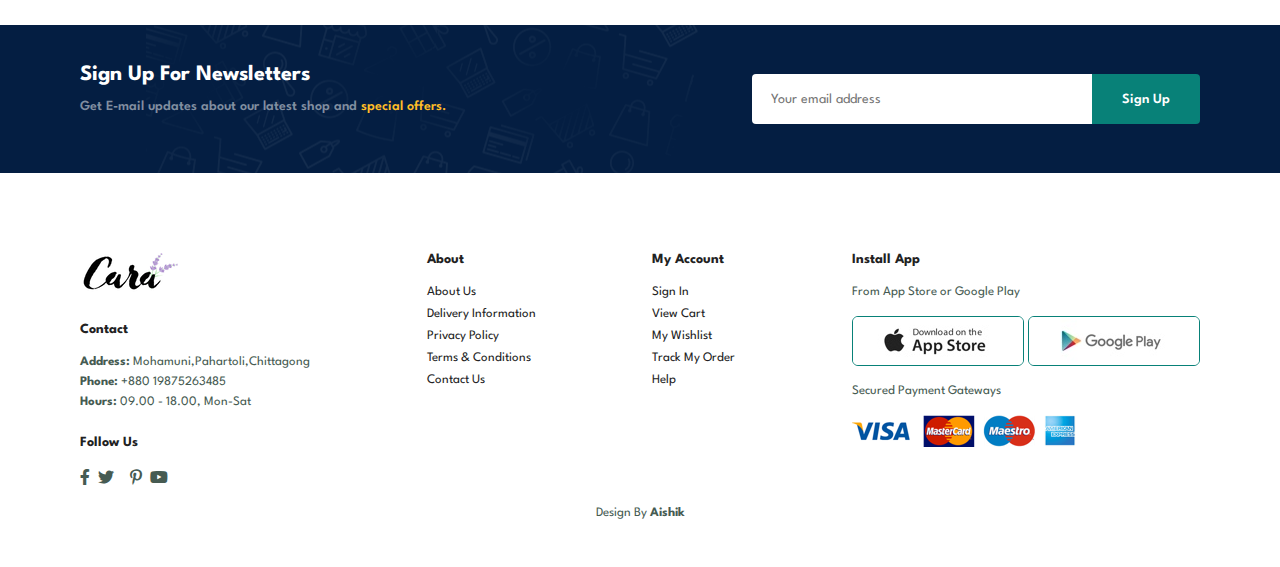
<file: Ecommerce/contact.html>
<!DOCTYPE html>
<html lang="en">
<head>
    <meta charset="UTF-8">
    <meta http-equiv="X-UA-Compatible" content="IE=edge">
    <meta name="viewport" content="width=device-width, initial-scale=1.0">
    <title>Ecommerce Website</title>
    <link rel="stylesheet" href="style.css">
    <link rel="stylesheet" href="https://pro.fontawesome.com/releases/v5.10.0/css/all.css" />
</head>
<body>
    <section id="header">
        <a href="#"><img src="img/logo.png" class="logo" alt=""></a>
            <div>
                <ul id="navbar">
                    <li><a  href="index.html">Home</a></li>
                    <li><a  href="shop.html">Shop</a></li>
                    <li><a  href="blog.html">Blog</a></li>
                    <li><a   href="about.html">About</a></li>
                    <li><a class="active" href="contact.html">Contact</a></li>
                    <li id="lg-bag"><a href="cart.html"> <i class="far fa-shopping-bag"></i></a></li>
                    <a href="#" id="close"> <i class="far fa-times"></i></a>
                </ul>
            </div>
            <div id="mobile">
          
                <a href="cart.html"> <i class="far fa-shopping-bag"></i></a>
                <i id="bar" class="fas fa-outdent"></i>
            </div>
    </section>

    <section id="page-header" class="about-header">
        <h2>#let's_talk</h2>
        <p>LEAVE A MESSAGE,We love to hear from you!</p>
    </section>

    <section id="contact-details" class="section-p1">
        <div class="details">
            <span>GET IN TOUCH</span>
            <h2>Visit one of our agency location or contact us today </h2>
            <h3>Head Office</h3>
            <div>
                <li>
                    <i class="fal fa-map"></i>
                    <p>Mohamuni Pahartoli, Raozan, Chittagong</p>
                </li>

                <li>
                    <i class="fal fa-envelope"></i>
                    <p>contact@gmail.com</p>
                </li>

                <li>
                    <i class="fal fa-phone-alt"></i>
                    <p>+880 16975455</p>
                </li>

                <li>
                    <i class="fal fa-clock"></i>
                    <p>Monday to Saturday: 9.00am to 16.00pm</p>
                </li>

            </div>
        </div>
        <div class="map">
            <iframe src="https://www.google.com/maps/embed?pb=!1m18!1m12!1m3!1d1096.3154688432994!2d91.97636985007192!3d22.445919761184772!2m3!1f0!2f0!3f0!3m2!1i1024!2i768!4f13.1!3m3!1m2!1s0x30ad2fc314c06ac5%3A0xef88ad7ca89d6777!2sMohamuni%20Shongskriti%20Shongho!5e0!3m2!1sen!2sbd!4v1702787712691!5m2!1sen!2sbd"
             width="600" height="450" style="border:0;" allowfullscreen="" loading="lazy" referrerpolicy="no-referrer-when-downgrade">
            </iframe>
        </div>
    </section>

    <section id="form-details">
        <form action="">
            <span>LEAVE A MESSAGE</span>
            <h2>We love to hear from you</h2>
            <input type="text" placeholder="Your Name">
            <input type="text" placeholder="E-mail">
            <input type="text" placeholder="Subject">
            <textarea name="" id="" cols="30" rows="10" placeholder="Your Mesaage">

            </textarea>
            <button class="normal">Submit</button>
        </form>

        <div class="people">
            <div>
                <img src="img/people/1.png" alt="">
                <p><span>Ben Stoke</span> Senior Marketing Manager <br> Phone: +88059774164 <br> E-mail: benstoke@gmail.com</p>
            </div>

            <div>
                <img src="img/people/2.png" alt="">
                <p><span>Jonh Wik</span> Senior Marketing Manager <br> Phone: +88059774164 <br> E-mail: benstoke@gmail.com</p>
            </div>

            <div>
                <img src="img/people/3.png" alt="">
                <p><span>Gal Gadot</span> Senior Marketing Manager <br> Phone: +88059774164 <br> E-mail: benstoke@gmail.com</p>
            </div>
        </div>
    </section>

    <section id="newsletter" class="section-p1 section-m1" >
        <div class="newstext">
            <h4> Sign Up For Newsletters </h4>
            <p>Get E-mail updates about our latest shop and  <span>special  offers.</span>
            </p>
        </div>

        <div class="form">
            <input type="text" placeholder="Your email address">
            <button class="normal"> Sign Up</button>
        </div>
    </section>

    <footer class="section-p1">
        <div class="col">
            <img class="logo"  src="img/logo.png" alt="">
            <h4>Contact</h4>
            <p><strong>Address:</strong> Mohamuni,Pahartoli,Chittagong</p>
            <p><strong>Phone:</strong> +880 19875263485</p>
            <p><strong>Hours:</strong> 09.00 - 18.00, Mon-Sat</p>
            <div class="follow">
                <h4>Follow Us</h4>
                <div class="icon">
                    <i class="fab fa-facebook-f"></i>
                    <i class="fab fa-twitter"></i>
                    <i class="fab fa-instragram"></i>
                    <i class="fab fa-pinterest-p"></i>
                    <i class="fab fa-youtube"></i>
                </div>
            </div>
        </div>

        <div class="col">
            <h4>About</h4>
            <a href="#">About Us</a>
            <a href="#">Delivery Information</a>
            <a href="#">Privacy Policy</a>
            <a href="#">Terms & Conditions</a>
            <a href="#">Contact Us</a>

        </div>

        <div class="col">
            <h4>My Account</h4>
            <a href="#">Sign In</a>
            <a href="#">View Cart</a>
            <a href="#">My Wishlist</a>
            <a href="#">Track My Order</a>
            <a href="#">Help</a>
        </div>

        <div class="col install">
            <h4>Install App</h4>
            <p>From App Store or Google Play</p>
            <div class="row">
                <img src="img/pay/app.jpg" alt="">
                <img src="img/pay/play.jpg" alt="">
            </div>
            <p>Secured Payment Gateways</p>
            <img src="img/pay/pay.png" alt="">
        </div>

        <div class="copyright">
            <p> Design By  <strong>Aishik</strong> </p>
        </div>

    </footer>


  

    <script src="script.js"></script>
</body>
</html>
</file>
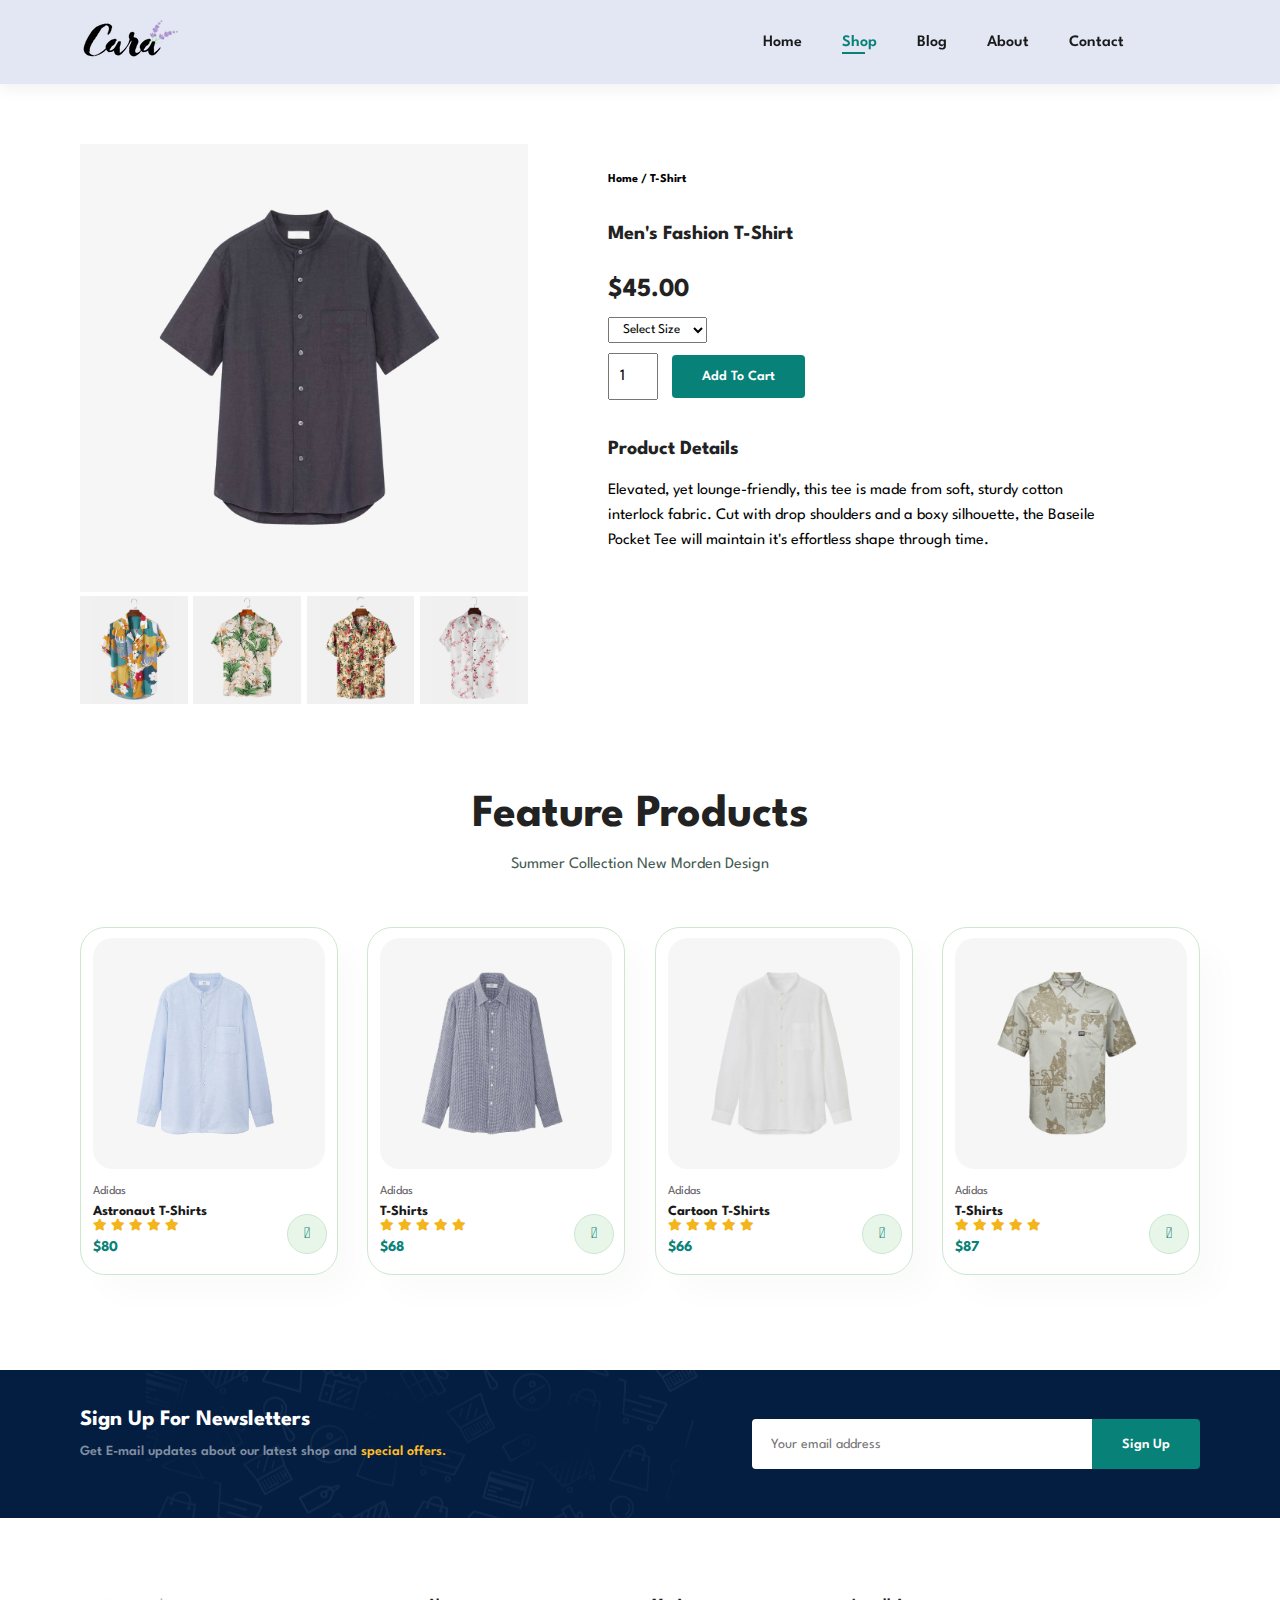
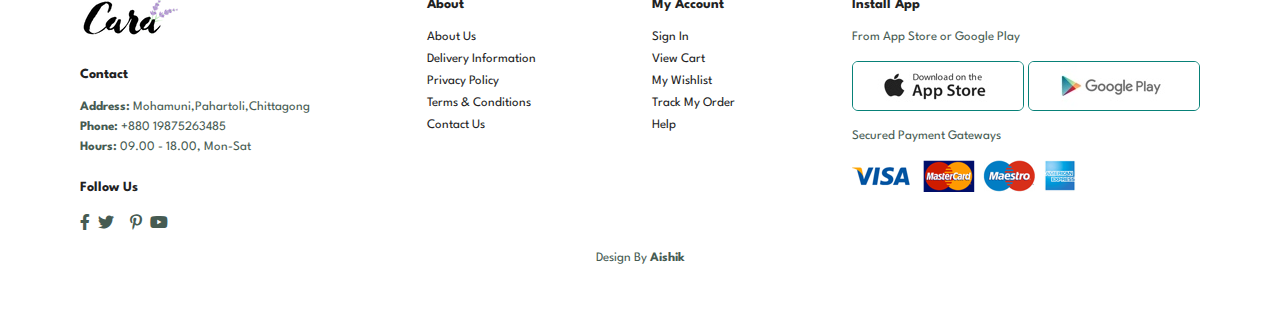
<file: Ecommerce/product2.html>
<!DOCTYPE html>
<html lang="en">
<head>
    <meta charset="UTF-8">
    <meta http-equiv="X-UA-Compatible" content="IE=edge">
    <meta name="viewport" content="width=device-width, initial-scale=1.0">
    <title>Ecommerce Website</title>
    <link rel="stylesheet" href="style.css">
    <link rel="stylesheet" href="https://pro.fontawesome.com/releases/v5.10.0/css/all.css" />
</head>
<body>
    <section id="header">
        <a href="#"><img src="img/logo.png" class="logo" alt=""></a>
            <div>
                <ul id="navbar">
                    <li><a  href="index.html">Home</a></li>
                    <li><a class="active"  href="shop.html">Shop</a></li>
                    <li><a href="blog.html">Blog</a></li>
                    <li><a href="about.html">About</a></li>
                    <li><a href="contact.html">Contact</a></li>
                    <li id="lg-bag"><a href="cart.html"> <i class="far fa-shopping-bag"></i></a></li>
                    <a href="#" id="close"> <i class="far fa-times"></i></a>
                </ul>
            </div>
            <div id="mobile">
          
                <a href="cart.html"> <i class="far fa-shopping-bag"></i></a>
                <i id="bar" class="fas fa-outdent"></i>
            </div>
    </section>

    <section id="prodetails" class="section-p1">
        <div class="single-pro-image">
            <img src="img/products/n8.jpg" width="100%" id="MainImg" alt="">
            <div class="small-img-group">
                <div class="small-img-col">
                    <img src="img/products/f1.jpg" width="100%" class="small-img" alt="">
                </div>

                <div class="small-img-col">
                    <img src="img/products/f2.jpg" width="100%" class="small-img" alt="">
                </div>

                <div class="small-img-col">
                    <img src="img/products/f3.jpg" width="100%" class="small-img" alt="">
                </div>

                <div class="small-img-col">
                    <img src="img/products/f4.jpg" width="100%" class="small-img" alt="">
                </div>
            </div>
        </div>
        <div class="single-pro-details">
            <h6>Home / T-Shirt</h6>
            <h4>Men's Fashion T-Shirt</h4>
            <h2>$45.00</h2>
            <select>
                <option>Select Size</option>
                <option>XL</option>
                <option>XXL</option>
                <option>M</option>
                <option>XS</option>
                
        
            </select>

            <input type="number" value="1">
            <button class="normal">Add To Cart</button>
            <h4>Product Details</h4>
            <span>Elevated, yet lounge-friendly, this tee is made from soft, sturdy cotton interlock fabric. Cut with drop shoulders and a boxy silhouette, the Baseile Pocket Tee will maintain it's effortless shape through time.

            </span>

        </div>
    </section>

    <section id="product1" class="section-p1">
        <h2>Feature Products</h2>
        <p> Summer Collection New Morden Design</p>
        <div class="pro-container">
            <div class="pro">
                <img src="img/products/n1.jpg" alt="">
                <div class="des">
                    <span>Adidas</span>
                    <h5> Astronaut T-Shirts</h5>
                    <div class="star">
                        <i class="fas fa-star"></i>
                        <i class="fas fa-star"></i>
                        <i class="fas fa-star"></i>
                        <i class="fas fa-star"></i>
                        <i class="fas fa-star"></i>
                    </div>
                    <h4>$80</h4>
                </div>
                <a href="#"><i class="fal fa-shopping-cart cart"></i></a>
            </div>
            <div class="pro">
                <img src="img/products/n2.jpg" alt="">
                <div class="des">
                    <span>Adidas</span>
                    <h5> T-Shirts</h5>
                    <div class="star">
                        <i class="fas fa-star"></i>
                        <i class="fas fa-star"></i>
                        <i class="fas fa-star"></i>
                        <i class="fas fa-star"></i>
                        <i class="fas fa-star"></i>
                    </div>
                    <h4>$68</h4>
                </div>
                <a href="#"><i class="fal fa-shopping-cart cart"></i></a>
            </div>

            <div class="pro">
                <img src="img/products/n3.jpg" alt="">
                <div class="des">
                    <span>Adidas</span>
                    <h5>Cartoon  T-Shirts</h5>
                    <div class="star">
                        <i class="fas fa-star"></i>
                        <i class="fas fa-star"></i>
                        <i class="fas fa-star"></i>
                        <i class="fas fa-star"></i>
                        <i class="fas fa-star"></i>
                    </div>
                    <h4>$66</h4>
                </div>
                <a href="#"><i class="fal fa-shopping-cart cart"></i></a>
            </div>

            <div class="pro">
                <img src="img/products/n4.jpg" alt="">
                <div class="des">
                    <span>Adidas</span>
                    <h5>T-Shirts</h5>
                    <div class="star">
                        <i class="fas fa-star"></i>
                        <i class="fas fa-star"></i>
                        <i class="fas fa-star"></i>
                        <i class="fas fa-star"></i>
                        <i class="fas fa-star"></i>
                    </div>
                    <h4>$87</h4>
                </div>
                <a href="#"><i class="fal fa-shopping-cart cart"></i></a>
            </div>

        </div>
    </section>

    <section id="newsletter" class="section-p1 section-m1" >
        <div class="newstext">
            <h4> Sign Up For Newsletters </h4>
            <p>Get E-mail updates about our latest shop and  <span>special  offers.</span>
            </p>
        </div>

        <div class="form">
            <input type="text" placeholder="Your email address">
            <button class="normal"> Sign Up</button>
        </div>
    </section>

    <footer class="section-p1">
        <div class="col">
            <img class="logo"  src="img/logo.png" alt="">
            <h4>Contact</h4>
            <p><strong>Address:</strong> Mohamuni,Pahartoli,Chittagong</p>
            <p><strong>Phone:</strong> +880 19875263485</p>
            <p><strong>Hours:</strong> 09.00 - 18.00, Mon-Sat</p>
            <div class="follow">
                <h4>Follow Us</h4>
                <div class="icon">
                    <i class="fab fa-facebook-f"></i>
                    <i class="fab fa-twitter"></i>
                    <i class="fab fa-instragram"></i>
                    <i class="fab fa-pinterest-p"></i>
                    <i class="fab fa-youtube"></i>
                </div>
            </div>
        </div>

        <div class="col">
            <h4>About</h4>
            <a href="#">About Us</a>
            <a href="#">Delivery Information</a>
            <a href="#">Privacy Policy</a>
            <a href="#">Terms & Conditions</a>
            <a href="#">Contact Us</a>

        </div>

        <div class="col">
            <h4>My Account</h4>
            <a href="#">Sign In</a>
            <a href="#">View Cart</a>
            <a href="#">My Wishlist</a>
            <a href="#">Track My Order</a>
            <a href="#">Help</a>
        </div>

        <div class="col install">
            <h4>Install App</h4>
            <p>From App Store or Google Play</p>
            <div class="row">
                <img src="img/pay/app.jpg" alt="">
                <img src="img/pay/play.jpg" alt="">
            </div>
            <p>Secured Payment Gateways</p>
            <img src="img/pay/pay.png" alt="">
        </div>

        <div class="copyright">
            <p> Design By  <strong>Aishik</strong> </p>
        </div>

    </footer>

    <script>
        var MainImg = document.getElementById("MainImg");
        var smallimg = document.getElementsByClassName("small-img");

        smallimg[0].onclick = function(){
            MainImg.src = smallimg[0].src;
        }
        

        smallimg[1].onclick = function(){
            MainImg.src = smallimg[1].src;
        }

        smallimg[2].onclick = function(){
            MainImg.src = smallimg[2].src;
        }

        smallimg[3].onclick = function(){
            MainImg.src = smallimg[3].src;
        }
    </script>


  

    <script src="script.js"></script>
</body>
</html>
</file>
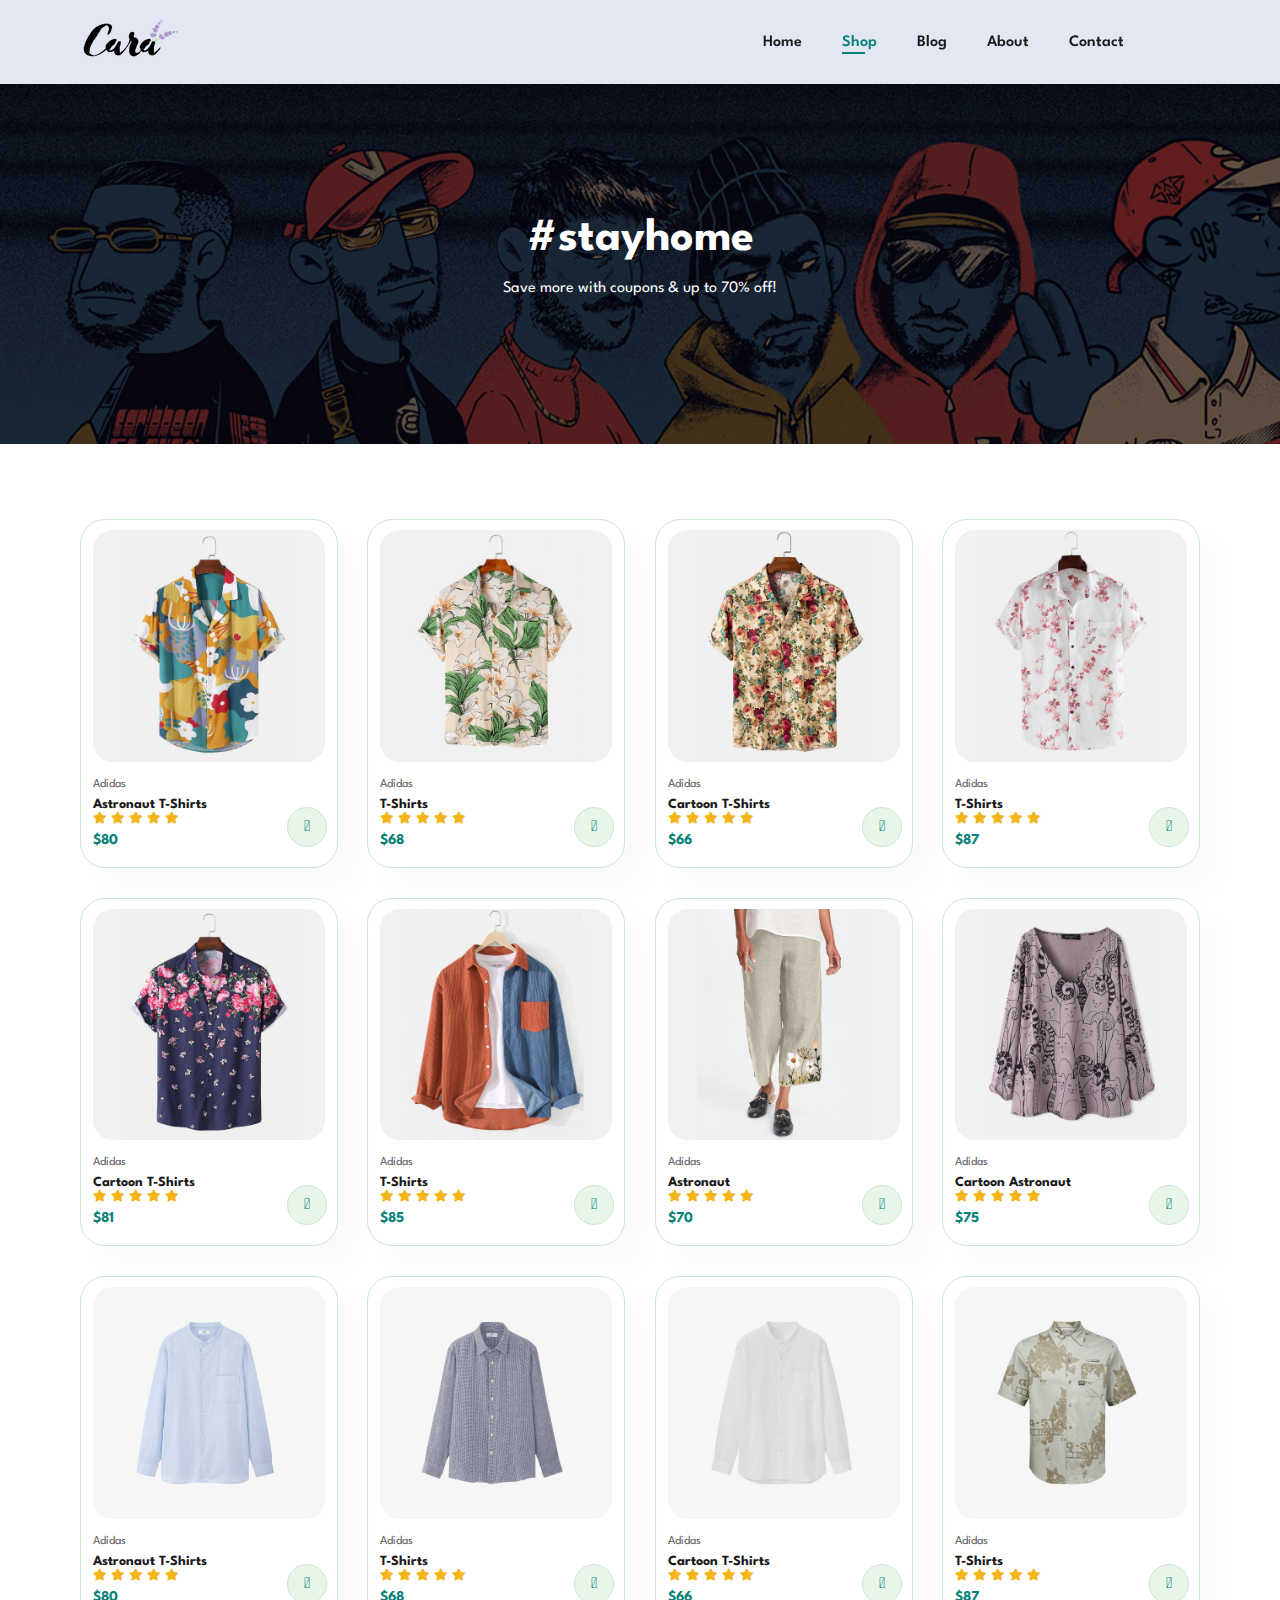
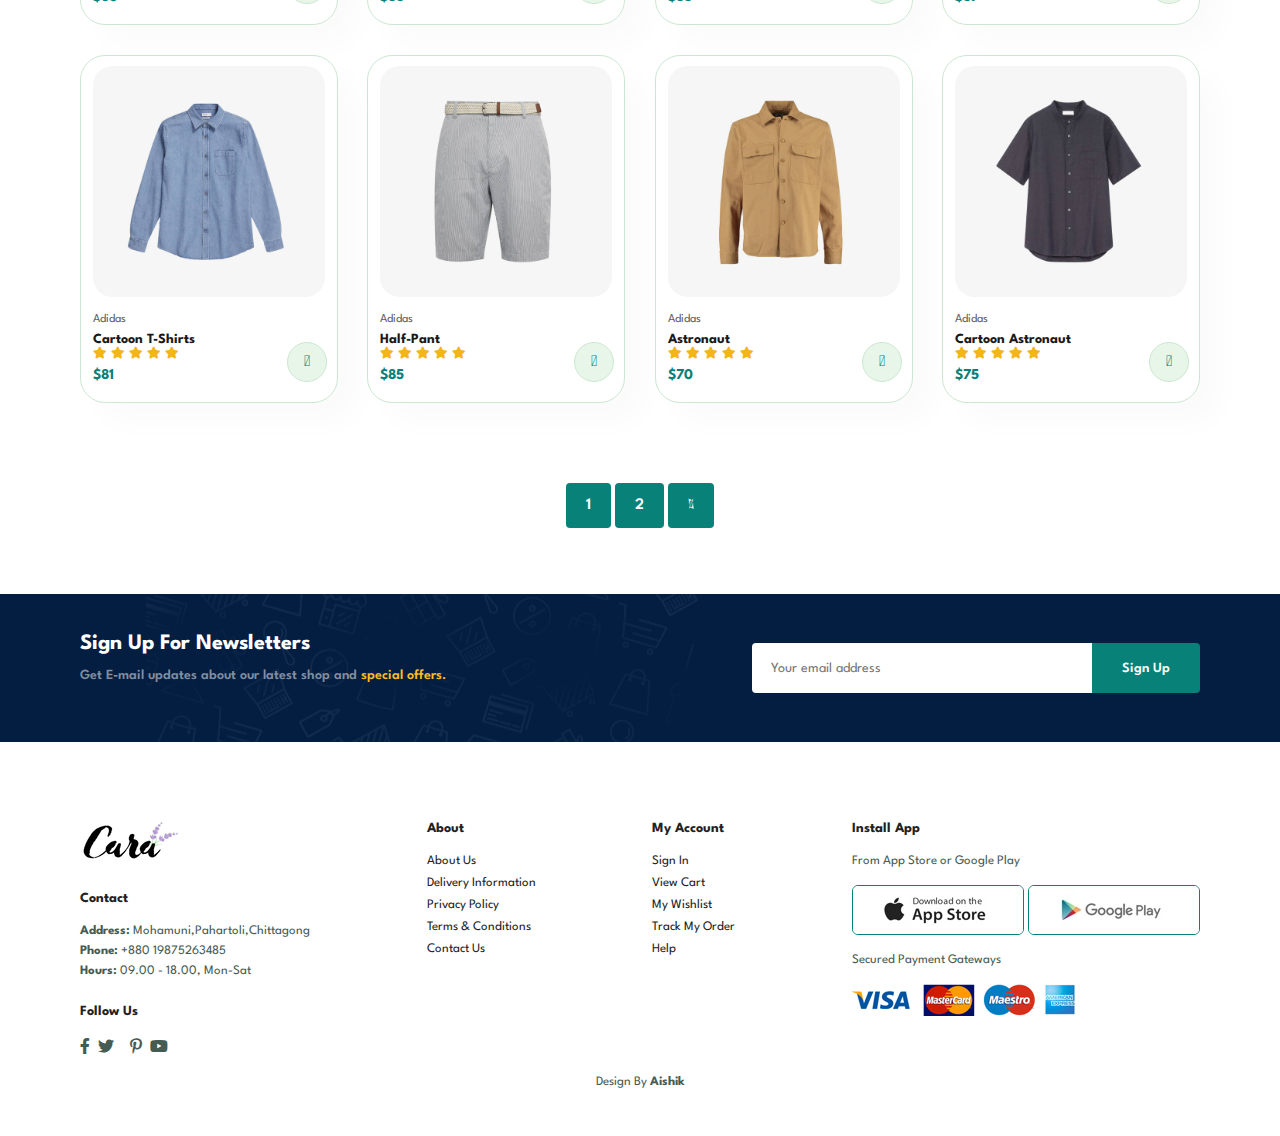
<file: Ecommerce/shop.html>
<!DOCTYPE html>
<html lang="en">
<head>
    <meta charset="UTF-8">
    <meta http-equiv="X-UA-Compatible" content="IE=edge">
    <meta name="viewport" content="width=device-width, initial-scale=1.0">
    <title>Ecommerce Website</title>
    <link rel="stylesheet" href="style.css">
    <link rel="stylesheet" href="https://pro.fontawesome.com/releases/v5.10.0/css/all.css" />
</head>
<body>
    <section id="header">
        <a href="#"><img src="img/logo.png" class="logo" alt=""></a>
            <div>
                <ul id="navbar">
                    <li><a  href="index.html">Home</a></li>
                    <li><a class="active"  href="shop.html">Shop</a></li>
                    <li><a href="blog.html">Blog</a></li>
                    <li><a href="about.html">About</a></li>
                    <li><a href="contact.html">Contact</a></li>
                    <li id="lg-bag"><a href="cart.html"> <i class="far fa-shopping-bag"></i></a></li>
                    <a href="#" id="close"> <i class="far fa-times"></i></a>
                </ul>
            </div>
            <div id="mobile">
          
                <a href="cart.html"> <i class="far fa-shopping-bag"></i></a>
                <i id="bar" class="fas fa-outdent"></i>
            </div>
    </section>

    <section id="page-header">
        <h2>#stayhome</h2>
        <p>Save more with coupons & up to 70% off!</p>
       

    </section>

    <section id="product1" class="section-p1">
        <div class="pro-container">
            <div class="pro" onclick="window.location.href='sproduct.html';">
                <img src="img/products/f1.jpg" alt="">
                <div class="des">
                    <span>Adidas</span>
                    <h5> Astronaut T-Shirts</h5>
                    <div class="star">
                        <i class="fas fa-star"></i>
                        <i class="fas fa-star"></i>
                        <i class="fas fa-star"></i>
                        <i class="fas fa-star"></i>
                        <i class="fas fa-star"></i>
                    </div>
                    <h4>$80</h4>
                </div>
                <a href="#"><i class="fal fa-shopping-cart cart"></i></a>
            </div>
            <div class="pro" onclick="window.location.href='sproduct.html';" >
                <img src="img/products/f2.jpg" alt="">
                <div class="des">
                    <span>Adidas</span>
                    <h5> T-Shirts</h5>
                    <div class="star">
                        <i class="fas fa-star"></i>
                        <i class="fas fa-star"></i>
                        <i class="fas fa-star"></i>
                        <i class="fas fa-star"></i>
                        <i class="fas fa-star"></i>
                    </div>
                    <h4>$68</h4>
                </div>
                <a href="#"><i class="fal fa-shopping-cart cart"></i></a>
            </div>

            <div class="pro" onclick="window.location.href='sproduct.html';">
                <img src="img/products/f3.jpg" alt="">
                <div class="des">
                    <span>Adidas</span>
                    <h5>Cartoon  T-Shirts</h5>
                    <div class="star">
                        <i class="fas fa-star"></i>
                        <i class="fas fa-star"></i>
                        <i class="fas fa-star"></i>
                        <i class="fas fa-star"></i>
                        <i class="fas fa-star"></i>
                    </div>
                    <h4>$66</h4>
                </div>
                <a href="#"><i class="fal fa-shopping-cart cart"></i></a>
            </div>

            <div class="pro" onclick="window.location.href='sproduct.html';">
                <img src="img/products/f4.jpg" alt="">
                <div class="des">
                    <span>Adidas</span>
                    <h5>T-Shirts</h5>
                    <div class="star">
                        <i class="fas fa-star"></i>
                        <i class="fas fa-star"></i>
                        <i class="fas fa-star"></i>
                        <i class="fas fa-star"></i>
                        <i class="fas fa-star"></i>
                    </div>
                    <h4>$87</h4>
                </div>
                <a href="#"><i class="fal fa-shopping-cart cart"></i></a>
            </div>

            <div class="pro" onclick="window.location.href='sproduct.html';">
                <img src="img/products/f5.jpg" alt="">
                <div class="des">
                    <span>Adidas</span>
                    <h5>Cartoon T-Shirts</h5>
                    <div class="star">
                        <i class="fas fa-star"></i>
                        <i class="fas fa-star"></i>
                        <i class="fas fa-star"></i>
                        <i class="fas fa-star"></i>
                        <i class="fas fa-star"></i>
                    </div>
                    <h4>$81</h4>
                </div>
                <a href="#"><i class="fal fa-shopping-cart cart"></i></a>
            </div>

            <div class="pro" onclick="window.location.href='sproduct.html';">
                <img src="img/products/f6.jpg" alt="">
                <div class="des">
                    <span>Adidas</span>
                    <h5>T-Shirts</h5>
                    <div class="star">
                        <i class="fas fa-star"></i>
                        <i class="fas fa-star"></i>
                        <i class="fas fa-star"></i>
                        <i class="fas fa-star"></i>
                        <i class="fas fa-star"></i>
                    </div>
                    <h4>$85</h4>
                </div>
                <a href="#"><i class="fal fa-shopping-cart cart"></i></a>
            </div>

            <div class="pro" onclick="window.location.href='sproduct.html';">
                <img src="img/products/f7.jpg" alt="">
                <div class="des">
                    <span>Adidas</span>
                    <h5> Astronaut </h5>
                    <div class="star">
                        <i class="fas fa-star"></i>
                        <i class="fas fa-star"></i>
                        <i class="fas fa-star"></i>
                        <i class="fas fa-star"></i>
                        <i class="fas fa-star"></i>
                    </div>
                    <h4>$70</h4>
                </div>
                <a href="#"><i class="fal fa-shopping-cart cart"></i></a>
            </div>

            <div class="pro" onclick="window.location.href='sproduct.html';">
                <img src="img/products/f8.jpg" alt="">
                <div class="des">
                    <span>Adidas</span>
                    <h5>Cartoon Astronaut </h5>
                    <div class="star">
                        <i class="fas fa-star"></i>
                        <i class="fas fa-star"></i>
                        <i class="fas fa-star"></i>
                        <i class="fas fa-star"></i>
                        <i class="fas fa-star"></i>
                    </div>
                    <h4>$75</h4>
                </div>
                <a href="#"><i class="fal fa-shopping-cart cart"></i></a>
            </div>

            <div class="pro" onclick="window.location.href='sproduct.html';">
                <img src="img/products/n1.jpg" alt="">
                <div class="des">
                    <span>Adidas</span>
                    <h5> Astronaut T-Shirts</h5>
                    <div class="star">
                        <i class="fas fa-star"></i>
                        <i class="fas fa-star"></i>
                        <i class="fas fa-star"></i>
                        <i class="fas fa-star"></i>
                        <i class="fas fa-star"></i>
                    </div>
                    <h4>$80</h4>
                </div>
                <a href="#"><i class="fal fa-shopping-cart cart"></i></a>
            </div>
            <div class="pro" onclick="window.location.href='sproduct.html';">
                <img src="img/products/n2.jpg" alt="">
                <div class="des">
                    <span>Adidas</span>
                    <h5> T-Shirts</h5>
                    <div class="star">
                        <i class="fas fa-star"></i>
                        <i class="fas fa-star"></i>
                        <i class="fas fa-star"></i>
                        <i class="fas fa-star"></i>
                        <i class="fas fa-star"></i>
                    </div>
                    <h4>$68</h4>
                </div>
                <a href="#"><i class="fal fa-shopping-cart cart"></i></a>
            </div>

            <div class="pro" onclick="window.location.href='sproduct.html';">
                <img src="img/products/n3.jpg" alt="">
                <div class="des">
                    <span>Adidas</span>
                    <h5>Cartoon  T-Shirts</h5>
                    <div class="star">
                        <i class="fas fa-star"></i>
                        <i class="fas fa-star"></i>
                        <i class="fas fa-star"></i>
                        <i class="fas fa-star"></i>
                        <i class="fas fa-star"></i>
                    </div>
                    <h4>$66</h4>
                </div>
                <a href="#"><i class="fal fa-shopping-cart cart"></i></a>
            </div>

            <div class="pro" onclick="window.location.href='sproduct.html';">
                <img src="img/products/n4.jpg" alt="">
                <div class="des">
                    <span>Adidas</span>
                    <h5>T-Shirts</h5>
                    <div class="star">
                        <i class="fas fa-star"></i>
                        <i class="fas fa-star"></i>
                        <i class="fas fa-star"></i>
                        <i class="fas fa-star"></i>
                        <i class="fas fa-star"></i>
                    </div>
                    <h4>$87</h4>
                </div>
                <a href="#"><i class="fal fa-shopping-cart cart"></i></a>
            </div>

            <div class="pro" onclick="window.location.href='sproduct.html';">
                <img src="img/products/n5.jpg" alt="">
                <div class="des">
                    <span>Adidas</span>
                    <h5>Cartoon T-Shirts</h5>
                    <div class="star">
                        <i class="fas fa-star"></i>
                        <i class="fas fa-star"></i>
                        <i class="fas fa-star"></i>
                        <i class="fas fa-star"></i>
                        <i class="fas fa-star"></i>
                    </div>
                    <h4>$81</h4>
                </div>
                <a href="#"><i class="fal fa-shopping-cart cart"></i></a>
            </div>

            <div class="pro" onclick="window.location.href='sproduct.html';">
                <img src="img/products/n6.jpg" alt="">
                <div class="des">
                    <span>Adidas</span>
                    <h5>Half-Pant</h5>
                    <div class="star">
                        <i class="fas fa-star"></i>
                        <i class="fas fa-star"></i>
                        <i class="fas fa-star"></i>
                        <i class="fas fa-star"></i>
                        <i class="fas fa-star"></i>
                    </div>
                    <h4>$85</h4>
                </div>
                <a href="#"><i class="fal fa-shopping-cart cart"></i></a>
            </div>

            <div class="pro" onclick="window.location.href='sproduct.html';">
                <img src="img/products/n7.jpg" alt="">
                <div class="des">
                    <span>Adidas</span>
                    <h5> Astronaut </h5>
                    <div class="star">
                        <i class="fas fa-star"></i>
                        <i class="fas fa-star"></i>
                        <i class="fas fa-star"></i>
                        <i class="fas fa-star"></i>
                        <i class="fas fa-star"></i>
                    </div>
                    <h4>$70</h4>
                </div>
                <a href="#"><i class="fal fa-shopping-cart cart"></i></a>
            </div>

            <div class="pro" onclick="window.location.href='product2.html';">
                <img src="img/products/n8.jpg" alt="">
                <div class="des">
                    <span>Adidas</span>
                    <h5>Cartoon Astronaut </h5>
                    <div class="star">
                        <i class="fas fa-star"></i>
                        <i class="fas fa-star"></i>
                        <i class="fas fa-star"></i>
                        <i class="fas fa-star"></i>
                        <i class="fas fa-star"></i>
                    </div>
                    <h4>$75</h4>
                </div>
                <a href="#"><i class="fal fa-shopping-cart cart"></i></a>
            </div>

        </div>
    </section>

    <section id="pagination" class="section-p1">
        <a href="#">1</a>
        <a href="#">2</a>
        <a href="#"><i class="fal fa-long-arrow-alt-right"></i></a>

    </section>

    <section id="newsletter" class="section-p1 section-m1" >
        <div class="newstext">
            <h4> Sign Up For Newsletters </h4>
            <p>Get E-mail updates about our latest shop and  <span>special  offers.</span>
            </p>
        </div>

        <div class="form">
            <input type="text" placeholder="Your email address">
            <button class="normal"> Sign Up</button>
        </div>
    </section>

    <footer class="section-p1">
        <div class="col">
            <img class="logo"  src="img/logo.png" alt="">
            <h4>Contact</h4>
            <p><strong>Address:</strong> Mohamuni,Pahartoli,Chittagong</p>
            <p><strong>Phone:</strong> +880 19875263485</p>
            <p><strong>Hours:</strong> 09.00 - 18.00, Mon-Sat</p>
            <div class="follow">
                <h4>Follow Us</h4>
                <div class="icon">
                    <i class="fab fa-facebook-f"></i>
                    <i class="fab fa-twitter"></i>
                    <i class="fab fa-instragram"></i>
                    <i class="fab fa-pinterest-p"></i>
                    <i class="fab fa-youtube"></i>
                </div>
            </div>
        </div>

        <div class="col">
            <h4>About</h4>
            <a href="#">About Us</a>
            <a href="#">Delivery Information</a>
            <a href="#">Privacy Policy</a>
            <a href="#">Terms & Conditions</a>
            <a href="#">Contact Us</a>

        </div>

        <div class="col">
            <h4>My Account</h4>
            <a href="#">Sign In</a>
            <a href="#">View Cart</a>
            <a href="#">My Wishlist</a>
            <a href="#">Track My Order</a>
            <a href="#">Help</a>
        </div>

        <div class="col install">
            <h4>Install App</h4>
            <p>From App Store or Google Play</p>
            <div class="row">
                <img src="img/pay/app.jpg" alt="">
                <img src="img/pay/play.jpg" alt="">
            </div>
            <p>Secured Payment Gateways</p>
            <img src="img/pay/pay.png" alt="">
        </div>

        <div class="copyright">
            <p> Design By  <strong>Aishik</strong> </p>
        </div>

    </footer>


  

    <script src="script.js"></script>
</body>
</html>
</file>
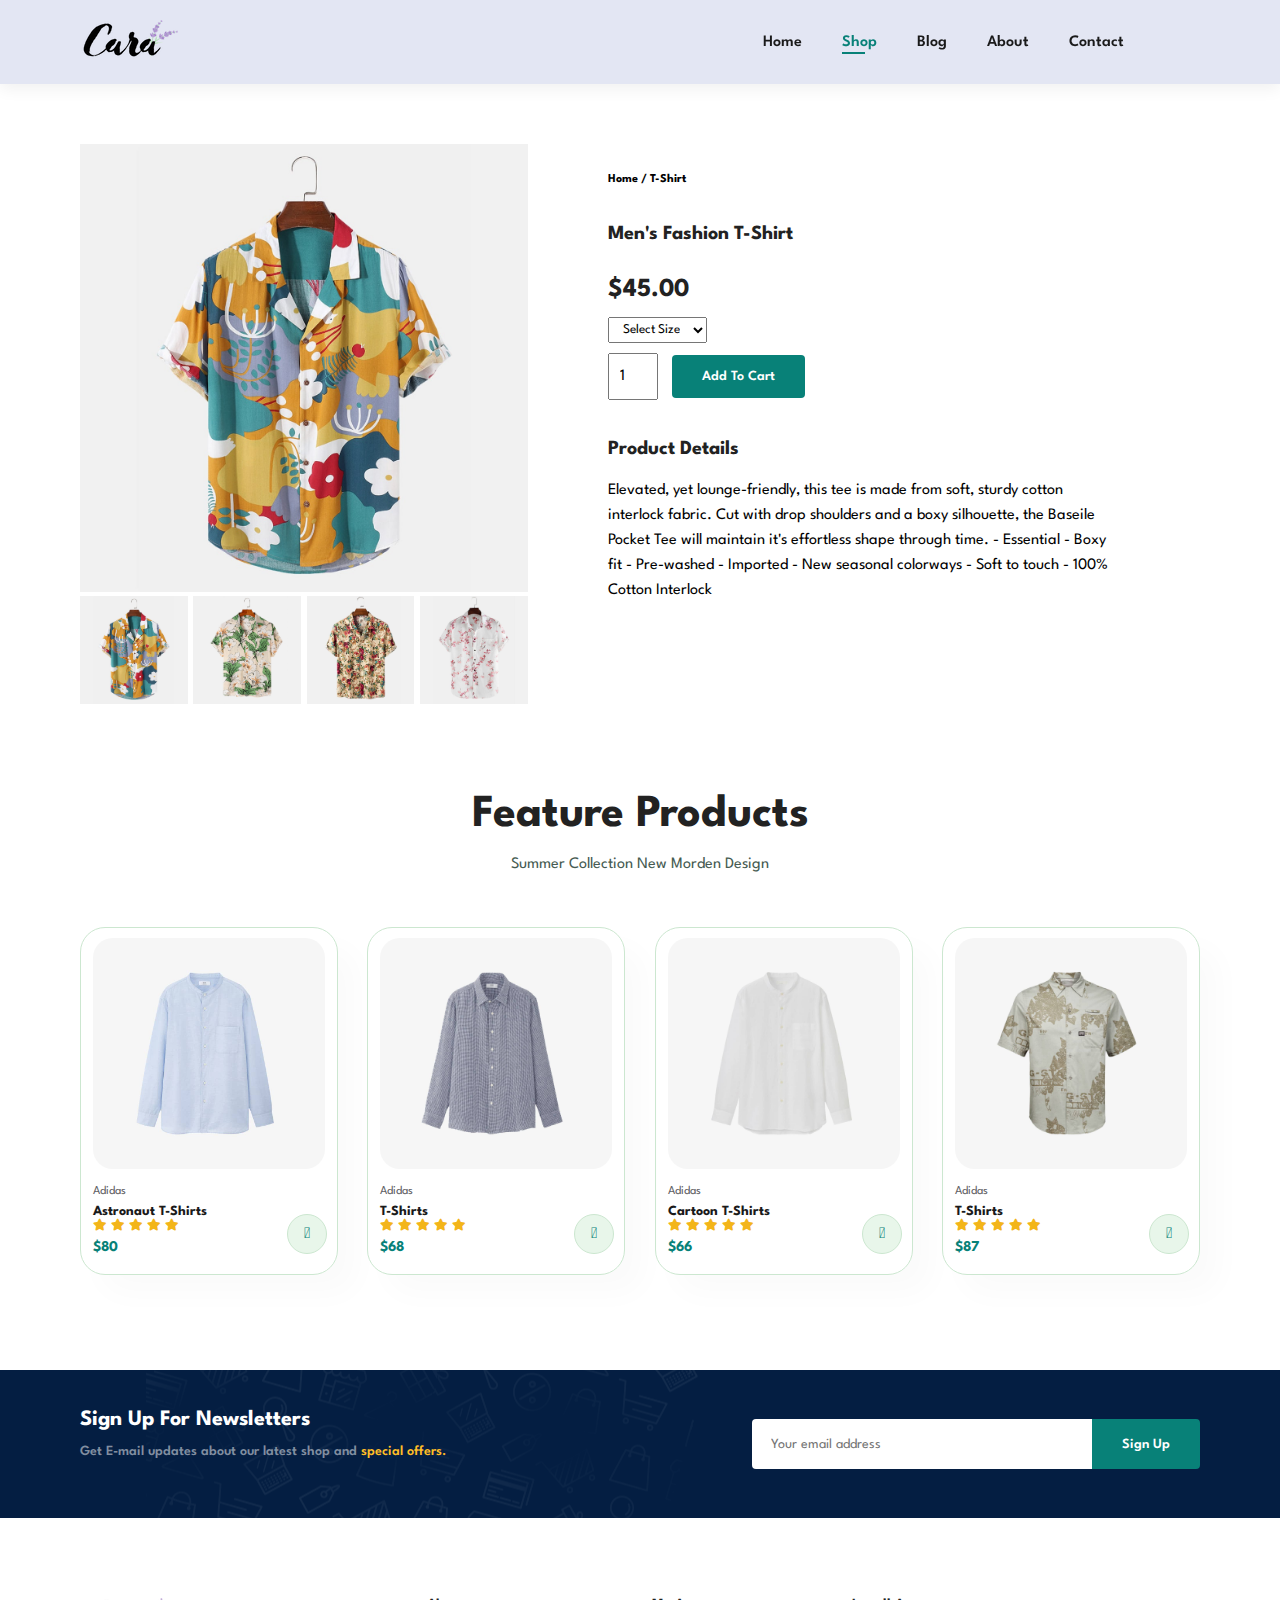
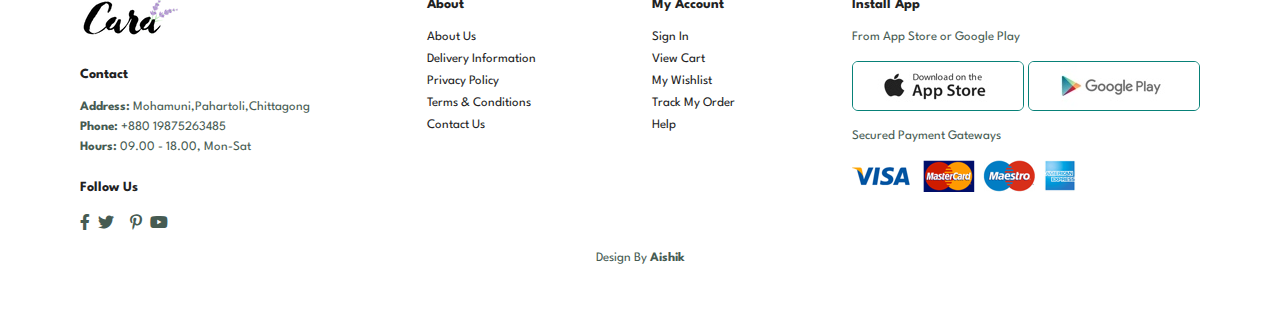
<file: Ecommerce/sproduct.html>
<!DOCTYPE html>
<html lang="en">
<head>
    <meta charset="UTF-8">
    <meta http-equiv="X-UA-Compatible" content="IE=edge">
    <meta name="viewport" content="width=device-width, initial-scale=1.0">
    <title>Ecommerce Website</title>
    <link rel="stylesheet" href="style.css">
    <link rel="stylesheet" href="https://pro.fontawesome.com/releases/v5.10.0/css/all.css" />
</head>
<body>
    <section id="header">
        <a href="#"><img src="img/logo.png" class="logo" alt=""></a>
            <div>
                <ul id="navbar">
                    <li><a  href="index.html">Home</a></li>
                    <li><a class="active"  href="shop.html">Shop</a></li>
                    <li><a href="blog.html">Blog</a></li>
                    <li><a href="about.html">About</a></li>
                    <li><a href="contact.html">Contact</a></li>
                    <li id="lg-bag"><a href="cart.html"> <i class="far fa-shopping-bag"></i></a></li>
                    <a href="#" id="close"> <i class="far fa-times"></i></a>
                </ul>
            </div>
            <div id="mobile">
          
                <a href="cart.html"> <i class="far fa-shopping-bag"></i></a>
                <i id="bar" class="fas fa-outdent"></i>
            </div>
    </section>

    <section id="prodetails" class="section-p1">
        <div class="single-pro-image">
            <img src="img/products/f1.jpg" width="100%" id="MainImg" alt="">
            <div class="small-img-group">
                <div class="small-img-col">
                    <img src="img/products/f1.jpg" width="100%" class="small-img" alt="">
                </div>

                <div class="small-img-col">
                    <img src="img/products/f2.jpg" width="100%" class="small-img" alt="">
                </div>

                <div class="small-img-col">
                    <img src="img/products/f3.jpg" width="100%" class="small-img" alt="">
                </div>

                <div class="small-img-col">
                    <img src="img/products/f4.jpg" width="100%" class="small-img" alt="">
                </div>
            </div>
        </div>
        <div class="single-pro-details">
            <h6>Home / T-Shirt</h6>
            <h4>Men's Fashion T-Shirt</h4>
            <h2>$45.00</h2>
            <select>
                <option>Select Size</option>
                <option>XL</option>
                <option>XXL</option>
                <option>M</option>
                <option>XS</option>
                
        
            </select>

            <input type="number" value="1">
            <button class="normal">Add To Cart</button>
            <h4>Product Details</h4>
            <span>Elevated, yet lounge-friendly, this tee is made from soft, sturdy cotton interlock fabric. Cut with drop shoulders and a boxy silhouette, the Baseile Pocket Tee will maintain it's effortless shape through time.

                - Essential
                - Boxy fit
                - Pre-washed
                - Imported
                - New seasonal colorways
                - Soft to touch
                - 100% Cotton Interlock</span>

        </div>
    </section>

    <section id="product1" class="section-p1">
        <h2>Feature Products</h2>
        <p> Summer Collection New Morden Design</p>
        <div class="pro-container">
            <div class="pro">
                <img src="img/products/n1.jpg" alt="">
                <div class="des">
                    <span>Adidas</span>
                    <h5> Astronaut T-Shirts</h5>
                    <div class="star">
                        <i class="fas fa-star"></i>
                        <i class="fas fa-star"></i>
                        <i class="fas fa-star"></i>
                        <i class="fas fa-star"></i>
                        <i class="fas fa-star"></i>
                    </div>
                    <h4>$80</h4>
                </div>
                <a href="#"><i class="fal fa-shopping-cart cart"></i></a>
            </div>
            <div class="pro">
                <img src="img/products/n2.jpg" alt="">
                <div class="des">
                    <span>Adidas</span>
                    <h5> T-Shirts</h5>
                    <div class="star">
                        <i class="fas fa-star"></i>
                        <i class="fas fa-star"></i>
                        <i class="fas fa-star"></i>
                        <i class="fas fa-star"></i>
                        <i class="fas fa-star"></i>
                    </div>
                    <h4>$68</h4>
                </div>
                <a href="#"><i class="fal fa-shopping-cart cart"></i></a>
            </div>

            <div class="pro">
                <img src="img/products/n3.jpg" alt="">
                <div class="des">
                    <span>Adidas</span>
                    <h5>Cartoon  T-Shirts</h5>
                    <div class="star">
                        <i class="fas fa-star"></i>
                        <i class="fas fa-star"></i>
                        <i class="fas fa-star"></i>
                        <i class="fas fa-star"></i>
                        <i class="fas fa-star"></i>
                    </div>
                    <h4>$66</h4>
                </div>
                <a href="#"><i class="fal fa-shopping-cart cart"></i></a>
            </div>

            <div class="pro">
                <img src="img/products/n4.jpg" alt="">
                <div class="des">
                    <span>Adidas</span>
                    <h5>T-Shirts</h5>
                    <div class="star">
                        <i class="fas fa-star"></i>
                        <i class="fas fa-star"></i>
                        <i class="fas fa-star"></i>
                        <i class="fas fa-star"></i>
                        <i class="fas fa-star"></i>
                    </div>
                    <h4>$87</h4>
                </div>
                <a href="#"><i class="fal fa-shopping-cart cart"></i></a>
            </div>

        </div>
    </section>

    <section id="newsletter" class="section-p1 section-m1" >
        <div class="newstext">
            <h4> Sign Up For Newsletters </h4>
            <p>Get E-mail updates about our latest shop and  <span>special  offers.</span>
            </p>
        </div>

        <div class="form">
            <input type="text" placeholder="Your email address">
            <button class="normal"> Sign Up</button>
        </div>
    </section>

    <footer class="section-p1">
        <div class="col">
            <img class="logo"  src="img/logo.png" alt="">
            <h4>Contact</h4>
            <p><strong>Address:</strong> Mohamuni,Pahartoli,Chittagong</p>
            <p><strong>Phone:</strong> +880 19875263485</p>
            <p><strong>Hours:</strong> 09.00 - 18.00, Mon-Sat</p>
            <div class="follow">
                <h4>Follow Us</h4>
                <div class="icon">
                    <i class="fab fa-facebook-f"></i>
                    <i class="fab fa-twitter"></i>
                    <i class="fab fa-instragram"></i>
                    <i class="fab fa-pinterest-p"></i>
                    <i class="fab fa-youtube"></i>
                </div>
            </div>
        </div>

        <div class="col">
            <h4>About</h4>
            <a href="#">About Us</a>
            <a href="#">Delivery Information</a>
            <a href="#">Privacy Policy</a>
            <a href="#">Terms & Conditions</a>
            <a href="#">Contact Us</a>

        </div>

        <div class="col">
            <h4>My Account</h4>
            <a href="#">Sign In</a>
            <a href="#">View Cart</a>
            <a href="#">My Wishlist</a>
            <a href="#">Track My Order</a>
            <a href="#">Help</a>
        </div>

        <div class="col install">
            <h4>Install App</h4>
            <p>From App Store or Google Play</p>
            <div class="row">
                <img src="img/pay/app.jpg" alt="">
                <img src="img/pay/play.jpg" alt="">
            </div>
            <p>Secured Payment Gateways</p>
            <img src="img/pay/pay.png" alt="">
        </div>

        <div class="copyright">
            <p> Design By  <strong>Aishik</strong> </p>
        </div>

    </footer>

    <script>
        var MainImg = document.getElementById("MainImg");
        var smallimg = document.getElementsByClassName("small-img");

        smallimg[0].onclick = function(){
            MainImg.src = smallimg[0].src;
        }
        

        smallimg[1].onclick = function(){
            MainImg.src = smallimg[1].src;
        }

        smallimg[2].onclick = function(){
            MainImg.src = smallimg[2].src;
        }

        smallimg[3].onclick = function(){
            MainImg.src = smallimg[3].src;
        }
    </script>


  

    <script src="script.js"></script>
</body>
</html>
</file>
<file: Ecommerce/style.css>
@import url("https://fonts.googleapis.com/css2?family=Spartan:wght@100;200;300;400;500;600;700;800;900&display=swap");

*{
    margin: 0;
    padding: 0;
    box-sizing: border-box;
    font-family: 'Spartan',sans-serif;
}

h1{
    font-size: 50px;
    line-height: 64px;
    color: #222;
}

h2{
    font-size: 46px;
    line-height: 54px;
    color: #222;
}

h4{
    font-size: 20px;
    color: #222;
}

h6{
    font-weight: 700;
    font-size: 12px;
}

p{
    font-size: 16px;
    color: #465b52;
    margin: 15PX 0 20PX 0;
}

.section-p1{
    padding: 40px 80px;
}

.section-m1{
    margin: 40px 0;

}

button.normal{
    font-size: 14px;
    font-weight: 600;
    padding: 15px 30px;
    color: #000;
    background-color: #fff;
    border-radius: 4px;
    cursor: pointer;
    border: none;
    outline: none;
    transition: 0.2s;
}

button.white{
    font-size: 13px;
    font-weight: 600;
    padding: 11px 18px;
    color: #fff;
    background-color: transparent;
    cursor: pointer;
    border: 1px solid #fff;
    outline: none;
    transition: 0.2s;
}

body{
    width: 100%;
}

/*header start */

#header{
    display: flex;
    align-items: center;
    justify-content: space-between;
    padding: 20px 80px;
    background: #e3e6f3;    
    box-shadow: 0 5px 15px rgba(0, 0, 0, 0.06);
    z-index: 999;
    position: sticky;
    top: 0;
    left: 0;
}

#navbar{
    display: flex;
    align-items: center;
    justify-content: center;
}

#navbar li{
    list-style: none;
    padding: 0 20px;
    position: relative;
}

#navbar li a{
    text-decoration: none;
    font-size: 16px;
    font-weight: 600;
    color: #1a1a1a;
    transition: 0.3s ease;
}

#navbar li a:hover,
#navbar li a.active {
    color: #088178;
}
#navbar li a.active::after,
#navbar li a:hover::after {
    content: "";
    width: 30%;
    height: 2px;
    background-color:#088178;
    position: absolute;
    bottom: -4px;
    left: 20px;
}

#mobile{
    display: none;
    align-items: center;
}

#close{
    display: none;
}

/* Home Page*/

#hero{
    background-image: url("img/hero4.png");
    height: 90vh;
    width: 100%;
    background-size: cover;
    background-position: top 25% right 0;
    padding: 0 80px;
    display: flex;
    flex-direction: column;
    align-items: flex-start;
    justify-content: center;
}

#hero h4{
    padding-bottom: 15px;
}
#hero h1{
    color: #088178;
}

#hero button{
    background-image: url("img/button.png");
    background-color: transparent;
    color: #088178;
    border: 0;
    padding: 14px 80px 14px 65px;
    background-repeat: no-repeat;
    cursor: pointer;
    font-weight: 700;
    font-size: 15px;
}


#feature{
    display: flex;
    align-items: center;
    justify-content: space-between;
    flex-wrap: wrap;
}



#feature .fe-box{
    width: 180px;
    text-align: center;
    padding: 25px 15px;
    box-shadow: 20px 20px 34px rgba(0, 0, 0, 0.03);
    border: 1px solid #cce7d0;
    border-radius: 4px;
    margin: 15px 0;
}

#feature .fe-box:hover{
    box-shadow: 10px 10px 54px rgba(70, 62, 221, 0.1);
}

#feature .fe-box h6{
    display: inline-block;
    padding: 9px 8px 6px 8px;
    line-height: 1;
    border-radius: 4px;
    color: #088178;
    background-color: #fddde4;

}

#feature .fe-box:nth-child(2) h6{
    background-color: #cdebbc;
}

#feature .fe-box:nth-child(3) h6{
    background-color: #d1e8f2;
}

#feature .fe-box:nth-child(4) h6{
    background-color: #cdd4f8;
}

#feature .fe-box:nth-child(5) h6{
    background-color: #f6dbf6;
}

#feature .fe-box:nth-child(6) h6{
    background-color: #fff2e5;
}

#feature .fe-box img{
    width: 100%;
    margin-bottom: 10px;
}

#product1{
    text-align: center;
}

#product1 .pro-container{
    display: flex;
    justify-content: space-between;
    padding-top: 20px;
    flex-wrap: wrap;
}

#product1 .pro{
    width: 23%;
    min-width: 250px;
    padding: 10px 12px;
    border: 1px solid #cce7d0;
    border-radius: 25px;
    cursor: pointer;
    box-shadow: 20px 20px 30px rgba(0, 0, 0, 0.02);
    margin: 15px 0;
    transition: 0.2s ease;
    position: relative;
}

#product1 .pro:hover{
    box-shadow: 20px 20px 30px rgba(0, 0, 0, 0.06);
}


#product1 .pro img{
    width: 100%;
    border-radius: 20px;
}

#product1 .pro .des{
    text-align: start;
    padding: 10px 0;
}

#product1 .pro .des span{
    color: #606063;
    font-size: 12px;
}

#product1 .pro .des h5{
    padding-top: 7px;
    color: #1a1a1a;
    font-size: 14px;
}

#product1 .pro .des i{
    font-size: 12px;
    color: rgb(243, 181, 25);
}

#product1 .pro .des h4{
    padding-top: 7px;
    font-size: 15px;
    font-weight: 700;
    color: #088178;
}

#product1 .pro .cart{
    width: 40px;
    height: 40px;
    line-height: 40px;
    border-radius: 50px;
    background-color: #e8f6ea;
    font-weight: 500;
    color: #088178;
    border: 1px solid #cce7d0;
    position: absolute;
    bottom: 20px;
    right: 10px;
}

#banner{
    display: flex;
    flex-direction: column;
    justify-content: center;
    align-items: center;
    text-align: center;
    background-image: url("img/banner/b2.jpg");
    width: 100%;
    height: 40vh;
    background-size: cover;
    background-position: center;
}

#banner h4{
    color: #fff;
    font-size: 16px;
}

#banner h2{
    color: #fff;
    font-size: 30px;
    padding: 10px 0;
}

#banner h2 span{
    color: #ef3636;
}

#banner button:hover{
    background-color: #088178;
    color: #fff;
}

#sm-banner{
    display: flex;
    justify-content: space-between;
    flex-wrap: wrap;

}
#sm-banner .banner-box{
    display: flex;
    flex-direction: column;
    justify-content: center;
    align-items:flex-start;
    text-align: center;
    background-image: url("img/banner/b17.jpg");
    min-width: 580px;
    height: 50vh;
    background-size: cover;
    background-position: center;
    padding: 30px;
}

#sm-banner .banner-box2{
    background-image: url("img/banner/b10.jpg");
}


#sm-banner h4{
    color: #fff;
    font-size: 20px;
    font-weight: 300;
}

#sm-banner h2{
    color: #fff;
    font-size: 28px;
    font-weight: 800;
}

#sm-banner span{
    color: #fff;
    font-size: 10px;
    font-weight: 500;
    padding-bottom: 15px;
}

#sm-banner .banner-box:hover button{
    background: #088178;
    border: 1px solid #088178;
}

#banner3{
    display: flex;
    justify-content: space-between;
    flex-wrap: wrap;
    padding: 0 80px;

}

#banner3 .banner-box{
    display: flex;
    flex-direction: column;
    justify-content: center;
    align-items:flex-start;
    text-align: center;
    background-image: url("img/banner/b7.jpg");
    min-width: 30%;
    height: 30vh;
    background-size: cover;
    background-position: center;
    padding: 20px;
    margin-bottom: 20px;
}

#banner3 .banner-box2{
    background-image: url("img/banner/b4.jpg");
}

#banner3 .banner-box3{
    background-image: url("img/banner/b18.jpg");
}

#banner3 h2{
    color: #fff;
    font-weight: 900;
    font-size: 22px;
}

#banner3 h3{
    color: #ec544e;
    font-weight: 800;
    font-size: 15px;
}

#newsletter{
    display: flex;
    justify-content: space-between;
    flex-wrap: wrap;
    align-items: center;
    background-image: url("img/banner/b14.png");
    background-repeat: no-repeat;
    background-position: 20% 30%;
    background-color: #041e42;

}

#newsletter h4{
    font-size: 22px;
    font-weight: 700;
    color: #fff;
}

#newsletter p{
    font-size: 14px;
    font-weight: 600;
    color: #818ea0;
}

#newsletter p span{
    color: #ffbd27;
}

#newsletter input{
    height: 3.125rem;
    padding: 0 1.25em;
    font-size: 14px;
    width: 100%;
    border: 1px solid transparent;
    border-radius: 4px;
    outline: none;
    border-top-right-radius: 0;
    border-bottom-right-radius: 0;
}

#newsletter button{
    background-color: #088178;
    color: #fff;
    white-space: nowrap;
    border-top-left-radius: 0;
    border-bottom-left-radius: 0;
}

#newsletter .form{
    display: flex;
    width: 40%;
}

footer{
    display: flex;
    flex-wrap: wrap;
    justify-content: space-between;
}

footer .col{
    display: flex;
   flex-direction: column;
    align-items: flex-start;
    margin-bottom: 20px;
}

footer .logo{
    margin-bottom: 30px;
}

footer h4{
    font-size: 14px;
    padding-bottom: 20px;
}

footer p{
    font-size: 13px;
    margin: 0 0 8px 0;
}

footer a{
    font-size: 13px;
    text-decoration: none;
    color: #222;
    margin-bottom: 10px;
}

footer .follow{
    margin-top: 20px;
}

footer .follow i{
    color: #465b52;
    padding-right: 4px;
    cursor: pointer;
}

footer .install .row img{
    border: 1px solid #088178;
    border-radius: 6px;
}

footer .install img{
    margin: 10px 0 15px 0;
}

footer .follow i:hover,
footer a:hover{
    color: #088178;

}

footer .copyright{
    width: 100%;
    text-align: center;
}




/*Start Media Query*/

@media (max-width:799px) {

    .section-p1 {
        padding: 40px 40px;
    }


    #navbar {
        display: flex;
        flex-direction: column;
        align-items: flex-start;
        justify-content: flex-start;
        position: fixed;
        top: 0;
        right: -300px;
        height: 100vh;
        width: 300px;
        background-color: #e3e6f3;
        box-shadow: 0 40px 60px rgba(0, 0, 0, 0.01);
        padding: 80px 0 0 10px;
        transition: 0.3s;
    }

    #navbar.active{
        right: 0px;
    }

    #navbar li{
        margin-bottom: 25px;

    }

    #mobile{
        display: flex;
        align-items: center;
    }
    #mobile i{
        color: #1a1a1a;
        font-size: 24px;
        padding-left: 20px;
    }
    
    #close {
        display: initial;
        position: absolute;
        top: 30px;
        left: 30px;
        color: #222;
        font-size: 24px;
    }   

    #lg-bag{
        display: none;
    }

    #hero {
        height: 70vh;
        padding: 0 80px;
        background-position: top 30% right 30%;
     }

     #feature {

        justify-content: center;
      
    }

    #feature .fe-box {
       
        margin: 15px 15px;
    }
    #product1 .pro-container {
        
        justify-content: center;
       
    }

    #product1 .pro {
       
        margin: 15px;
       
    }

    #banner {
      
        height: 20vh;
    }

    #sm-banner .banner-box {
        min-width: 100%;
        height: 30vh;
        
    }
    #banner3 {
        padding: 0 40px;
    }

    #banner3 .banner-box { 
        width: 28%;  
    }

    #newsletter .form {
        width: 70%;
    }

    /*contact details*/

    #form-details {
       
        padding: 40px;
    }
    #form-details form {
        width: 50%;
    
    }


}

/*Shop Page */

#page-header{
    background-image: url(img/banner/b1.jpg);
    width: 100%;
    height: 40vh;
    background-size: cover;
    display: flex;
    justify-content: center;
    text-align: center;
    flex-direction: column;
    padding: 14px;
}

#page-header h2,
#page-header p{
    color: #fff;
}


#pagination{
    text-align: center;
}

#pagination a{
    text-decoration: none;
    background-color: #088178;
    padding: 15px 20px;
    border-radius: 4px;
    color: #fff;
    font-weight: 600;
}

#pagination a i{
    font-size: 16PX;
    font-weight: 600;
}



/* Single Product*/

#prodetails{
    display: flex;
    margin-top: 20px;
}

#prodetails .single-pro-image{
    width: 40%;
    margin-right: 50px;
}

.small-img-group{
    display: flex;
    justify-content: space-between;
}

.small-img-col{
    flex-basis: 24%;
    cursor: pointer;
}


#prodetails .single-pro-details{
    width: 50%;
    padding: 30px;
}

#prodetails .single-pro-details h4{
    padding: 40px 0 20px 0;
}

#prodetails .single-pro-details h2{
    font-size: 26px;
}

#prodetails .single-pro-details select{
    display: block;
    padding: 5px 10px;
    margin-bottom: 10px;
}

#prodetails .single-pro-details input{
    width: 50px;
    height: 47px;
    padding-left: 10px;
    font-size: 16px;
    margin-right: 10px;
}

#prodetails .single-pro-details input:focus{
    outline: none;
}

#prodetails .single-pro-details button{
    background-color: #088178;
    color: #fff;
}

#prodetails .single-pro-details span{
    line-height: 25px;
}

/*Blog Page*/

#page-header.blog-header{
    background-image: url(img/banner/b19.jpg);
}

#blog{
    padding: 150px 150px 0 150px;
}

#blog .blog-box{
    display: flex;
    align-items: center;
    width: 100%;
    position: relative;
    padding-bottom: 90px;
}

#blog .blog-img{
    width: 50%;
    margin-right: 40px;
}

#blog img{
    width: 100%;
    height: 300px;
    object-fit: cover;
}

#blog .blog-details{
    width: 50%;
    
}

#blog .blog-details a{
    text-decoration: none;
    font-size: 11px;
    color: #000;
    font-weight: 700;
    position: relative;
    transition: 0.3s;
}

#blog .blog-details a::after{
    content: "";
    width: 50px;
    height: 1px;
    background-color: #000;
    position: absolute;
    top: 4px;
    right: -60px;
}
#blog .blog-details a:hover{
    color: #088178;
}

#blog .blog-details a:hover::after{
   background-color: #088178;
}

#blog .blog-box h1{
    position: absolute;
    top: -40px;
    left: 0;
    font-size: 70px;
    font-weight: 700;
    color: #c9cbce;
    z-index: -9;
}

/*About Us*/

#page-header.about-header{
    background-image: url("img/about/banner.png");
}


#about-head img{
    width: 50%;
    height: auto;

}

#about-head{
    display: flex;
    align-items: center;
}

#about-head div{
    padding-left: 40px;
}

#about-app{
    text-align: center;
}

#about-app h1{
    color: #404144;
}
#about-app a{
    color: #8912df;
}

#about-app .video{
    width: 70%;
    height: 100%;
    margin: 30px auto 0 auto;
}

#about-app .video video{
    width: 100%;
    height: 100%;
    border-radius: 20px;
}

/*Contact Page*/

#contact-details{
    display: flex;
    align-items: center;
    justify-content: space-between;
}

#contact-details .details{
    width: 40%;
}

#contact-details .details span,
#form-details form span{
    font-size: 12px;
}
#contact-details .details h2,
#form-details form h2{
    font-size: 26px;
    line-height: 35px;
    padding: 20px 0;

}

#contact-details .details h3{
    font-size: 16px;
    padding-bottom: 15px;   
}

#contact-details .details li{
    list-style: none;
    display: flex;
    padding: 10px 0;
}

#contact-details .details li i{
    font-size: 14px;
    padding-right: 22px;
}

#contact-details .details li p{
    margin: 0; 
    font-size: 14px;
}

#contact-details .map{
    width: 55%;
    height: 400px;
}

#contact-details .map iframe{
    width: 100%;
    height: 100%;
}

#form-details{
    display: flex;
    justify-content: space-between;
    margin: 30px;
    padding: 80px;
    border: 1px solid #e1e1e1;
}

#form-details form{
    width: 65%;
    display: flex;
    flex-direction: column;
    align-items: flex-start;

}

#form-details form input,
#form-details form textarea{
    width: 100%;
    padding: 12px 15px;
    outline: none;
    margin-bottom: 20px;
    border: 1px solid #e1e1e1;
}

#form-details form button{
    background-color: #088178;
    color: #fff;
}

#form-details .people div{
    padding-bottom: 25px;
    display: flex;
    align-items: flex-start;
}

#form-details .people div img{
    width: 65px;
    height: 65px;
    object-fit: cover;
    margin-right: 15px;
}

#form-details .people div p{
    margin: 0;
    font-size: 13px;
    line-height: 25px;
}

#form-details .people div p span{
    display: block;
    font-size: 16px;
    font-weight: 600;
    color: #000;
}


/*Cart Page*/

#cart{
    overflow-x: auto;
}

#cart table{
    width: 100%;
    border-collapse: collapse;
    table-layout: fixed;
    white-space: nowrap;
}

#cart table img{
    width: 70px;
}

#cart table td:nth-child(1){
    width: 100px;
    text-align: center;
}
#cart table td:nth-child(2){
    width: 150px;
    text-align: center;
}

#cart table td:nth-child(3){
    width: 250px;
    text-align: center;
}

#cart table td:nth-child(4),
#cart table td:nth-child(5),
#cart table td:nth-child(6){
    width: 150px;
    text-align: center;
}


#cart table td:nth-child(5) input{
    width: 70px;
    padding: 10px 5px 10px 15px;
}

#cart table thead{
    border: 1px solid #e2e9e1;
    border-left: none;
    border-right: none;

}

#cart table thead td{
    font-weight: 700;
    text-transform: uppercase;
    font-size: 13px;
    padding: 18px 0;
}

#cart table tbody tr td{
    padding-top: 15px;
}

#cart table tbody td{
    font-size: 13px;
}

#cart-add{
    display: flex;
    flex-wrap: wrap;
    justify-content: space-between;
}

#coupon{
    width: 50%;
    margin-bottom: 30px;
} 

#coupon h3,
#subtotal h3{
    padding-bottom: 15px;
}

#coupon input{
    padding: 10px 20px;
    outline: none;
    width: 60%;
    margin-right: 10px;
    border: 1px solid #e2e9e1;
}

#coupon button,
#subtotal button{
    background-color: #088178;
    color: #fff;
    padding: 12px 20px;
}

#subtotal{
    width: 50%;
    margin-bottom: 30px;
    border: 1px solid #e2e9e1;
    padding: 30px;

}

#subtotal table{
    border-collapse: collapse;
    width: 100%;
    margin-bottom: 20px;
}

#subtotal table td {
    width: 50%;
    border: 1px solid #e2e9e1;
    padding: 10px;
    font-size: 13px;
}






/*Mobile Screen*/

@media (max-width: 477px){

    .section-p1 {
        padding: 20px;
    }

    #header {
       
        padding: 10px 30px;
        
    }

    h2 {
        font-size: 32px;
       
    }

    h1 {
        font-size: 38px;
    }
    #hero {
        
        padding: 0 20px;
        background-position: 55%;
    }
    #feature {
        justify-content: space-between;
    }
    #feature .fe-box {
        width: 155px;
       
        margin: 0 0 15px 0;
    }
    #product1 .pro {
        width: 100%;
       
    }
    #banner h2 {
        font-size: 25px;
    }
    #banner {
        height: 40vh;
    }

    #sm-banner .banner-box {
      
        height: 40vh;
    }

    #sm-banner .banner-box2 {
        margin-top: 20px;
    }

    #banner3 {
        padding: 0 20px;
    }

    #banner3 .banner-box {
        width: 100%;
    }

    #newsletter .form {
        width: 100%;
    }

    #newsletter {
       padding: 40px 20px;
    }

    footer .copyright {

        text-align: start;
    }

    /*single product*/

    #prodetails {
        display: flex;
        flex-direction: column;
       
    }

    #prodetails .single-pro-image {
        width: 100%;
        margin-right: 0px;
    
    }

    #prodetails .single-pro-details {
        width: 100%;
    }

    /*Blog Page*/

    #blog {
        padding: 100px 20px 0 20px;
    }

    #blog .blog-box {
        display: flex;
        flex-direction: column;
        align-items: start;
      
    }

    #blog .blog-img {
        width: 100%;
        margin-right: 0px;
        margin-bottom: 30px;
    }

    #blog .blog-details {
        width: 100%;
    }

    /*about page*/

    #about-head {
    
        flex-direction: column;
    
    }

    #about-head img {
        width: 100%;
        margin-bottom: 20px;
    }

    #about-head div {
        padding-left: 0px;
    }

    #about-app .video {
        width: 100%;
       
    }
    /*contact page*/

    #contact-details {
        flex-direction: column;
    }
    #contact-details .details {
        width: 100%;
        margin-bottom: 30px;
    }

    #contact-details .map {
        width: 100%;
        
    }

    #form-details {
       
        margin: 10px;
        padding: 30px 10px;
        flex-wrap: wrap;
    }
    #form-details form {
        width: 100%;
        margin-bottom: 30px;
    }

    /*cart page*/

    #cart-add {
       
        flex-direction: column;
    }

    #coupon {
        width: 100%;
        
    }

    #subtotal {
        width: 100%;
    }
}
</file>
